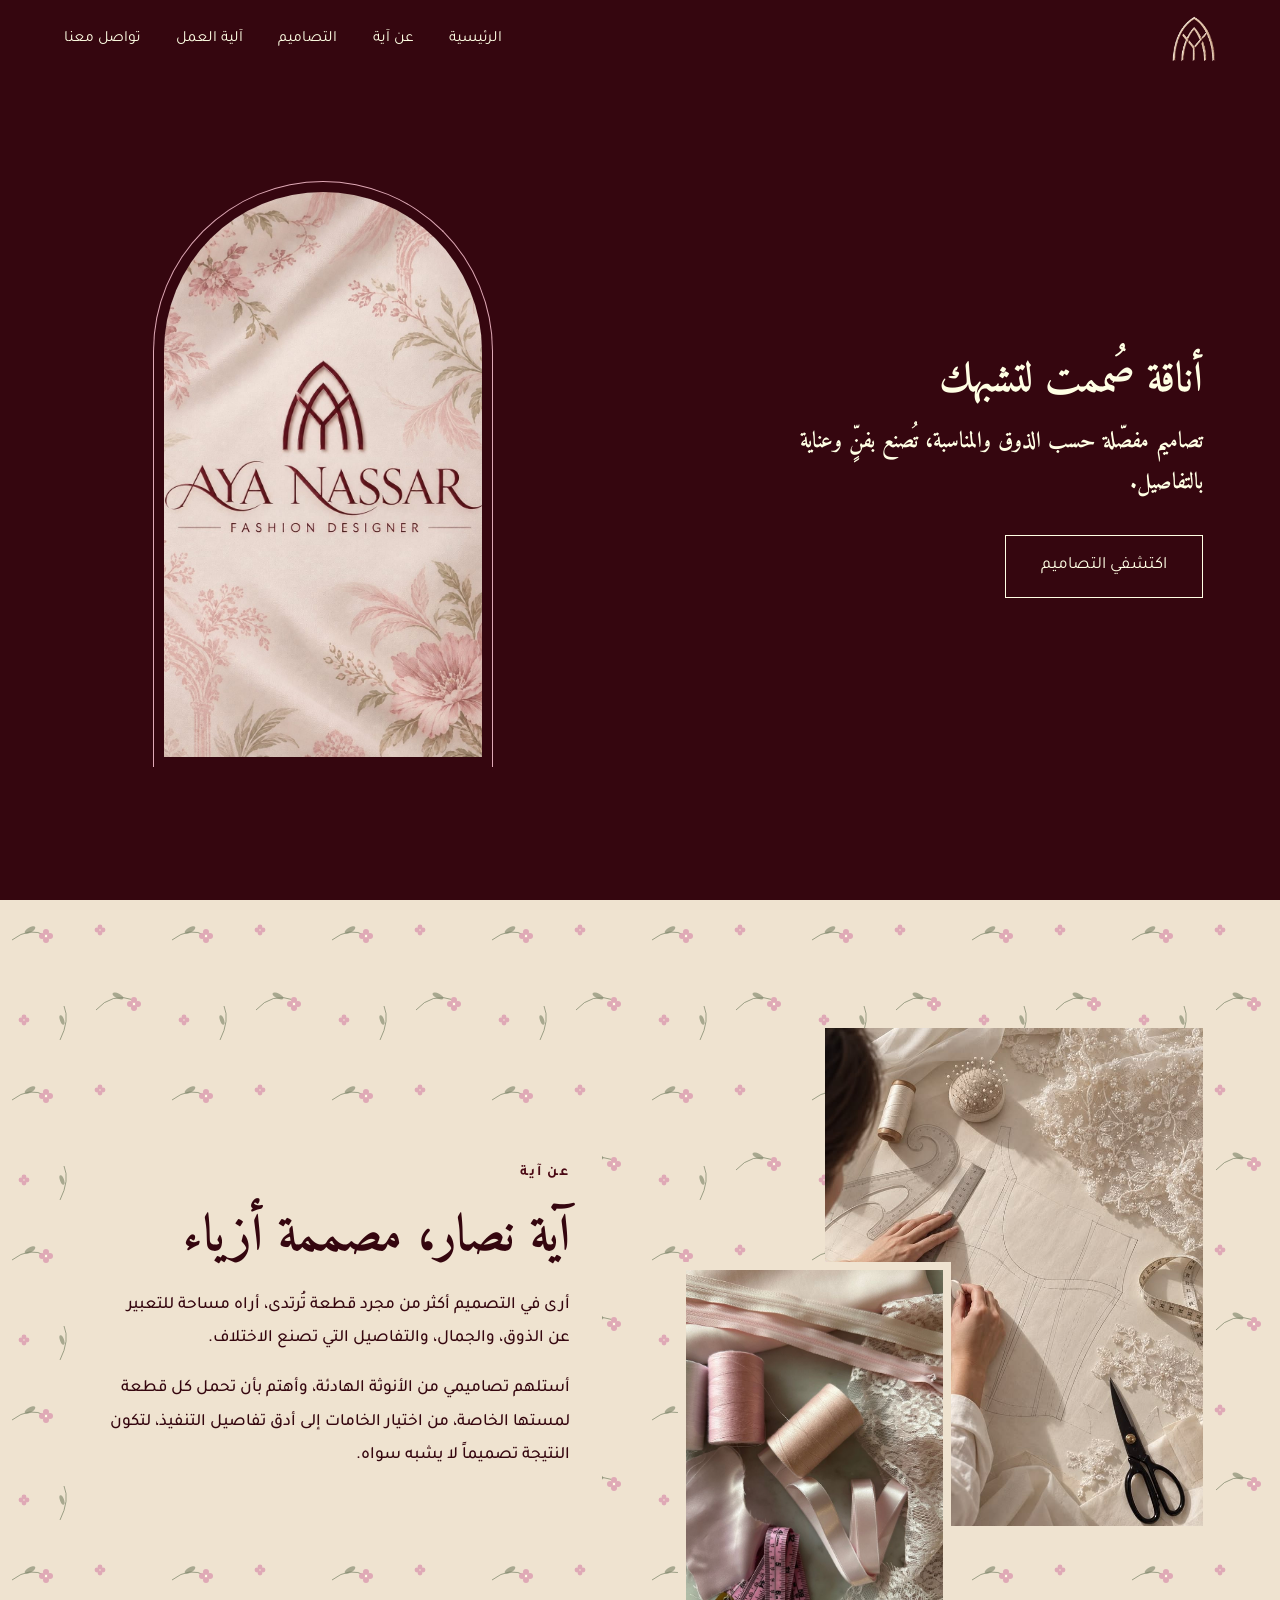
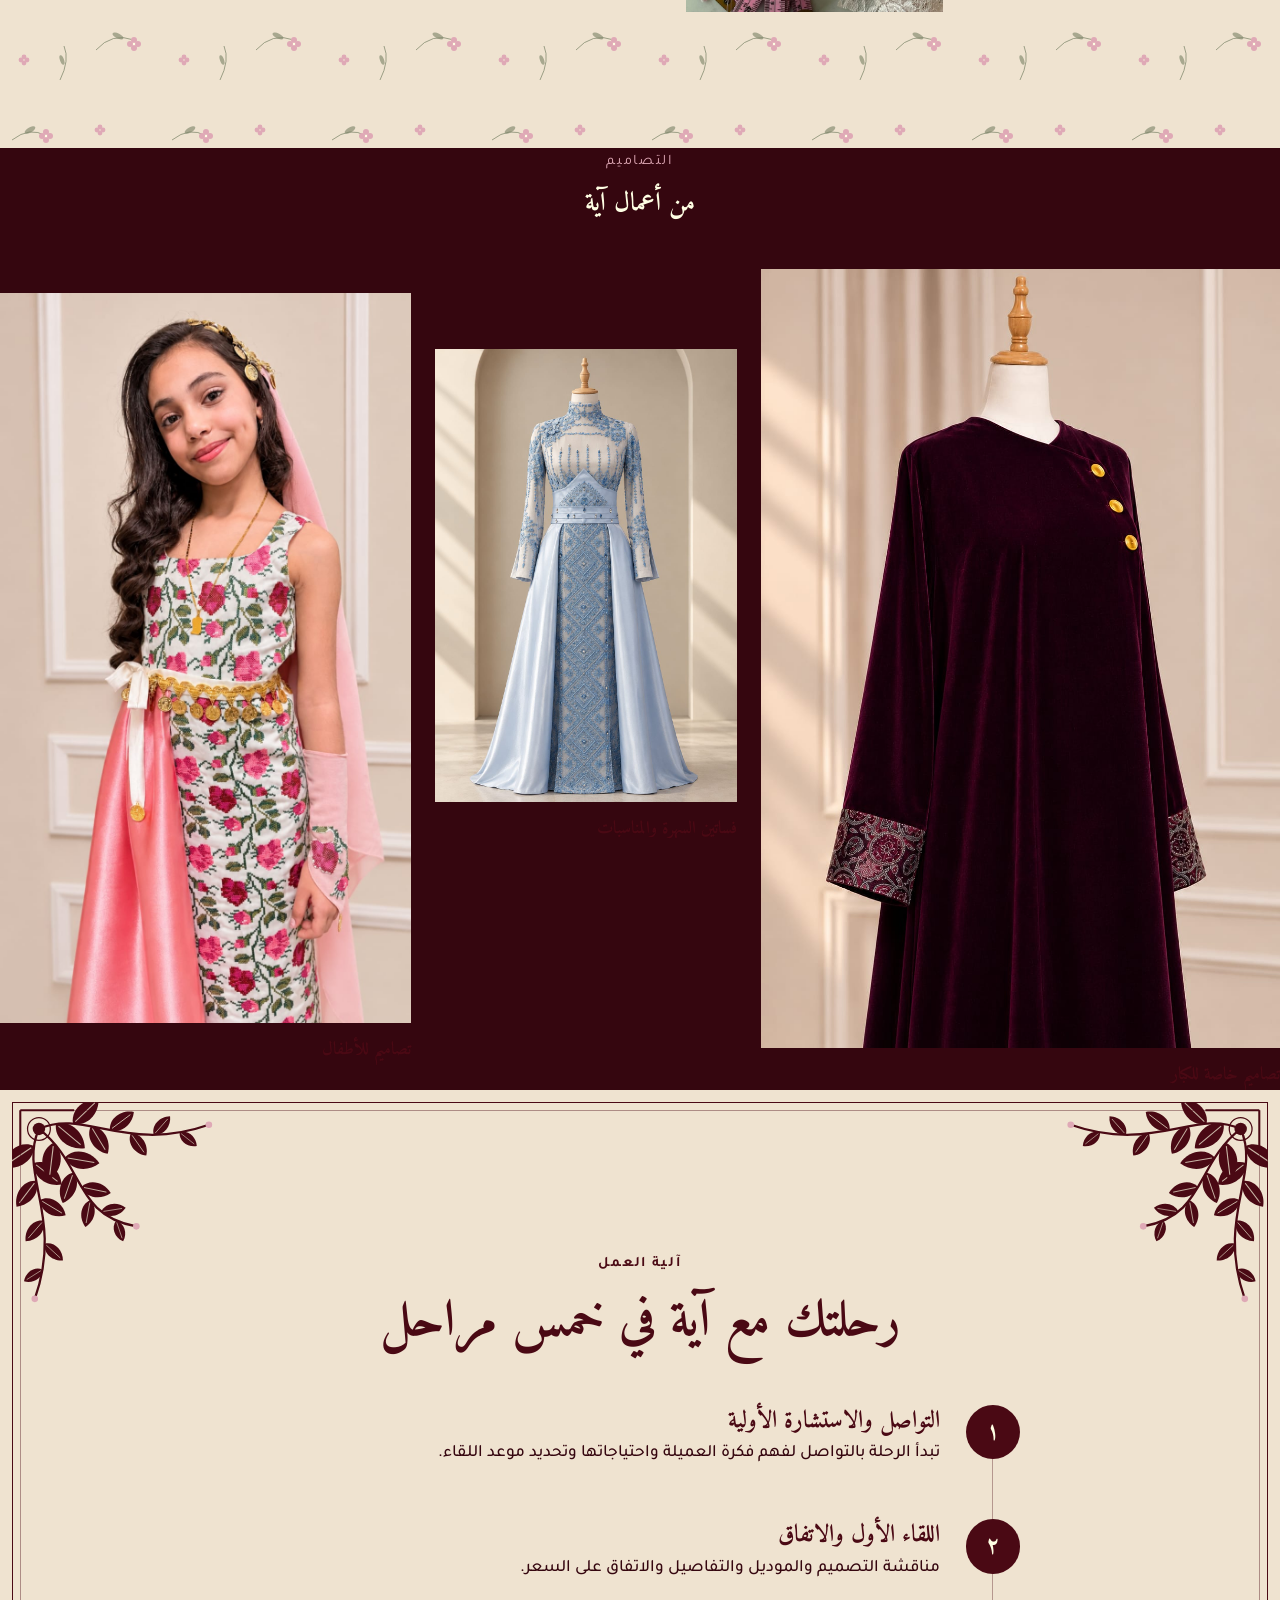
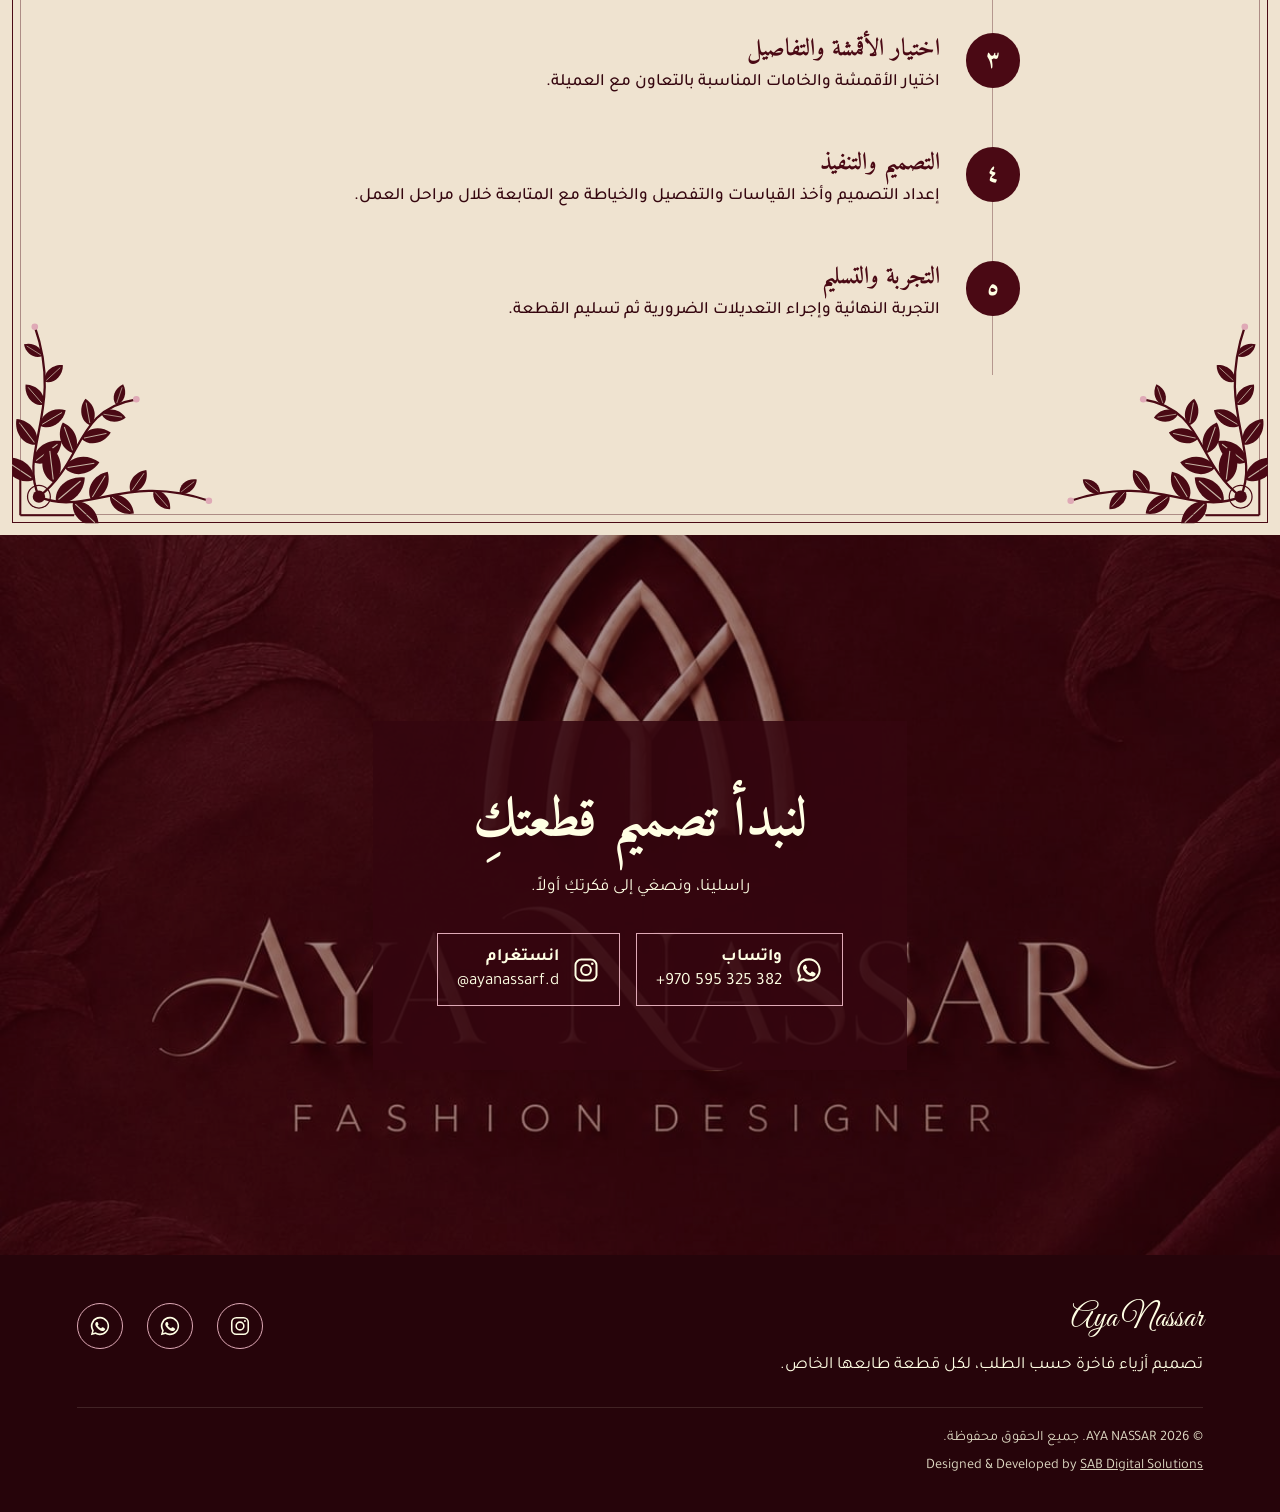
<file: index.html>
<!DOCTYPE html>
<html lang="ar" dir="rtl">
<head>
<meta charset="utf-8">
<meta name="viewport" content="width=device-width, initial-scale=1, viewport-fit=cover">
<title>AYA NASSAR | تصميم أزياء فاخرة حسب الطلب</title>
<meta name="description" content="AYA NASSAR: تصاميم أزياء فاخرة مفصّلة حسب الذوق والمناسبة. فساتين سهرة، تصاميم خاصة، أزياء الأم وابنتها، وعبايات رمضانية.">
<meta name="theme-color" content="#8B0000">
<meta property="og:title" content="AYA NASSAR | Fashion Designer">
<meta property="og:description" content="تصاميم أزياء فاخرة، كل قطعة فريدة بذوقك أنتِ.">
<meta property="og:image" content="assets/images/pic4.jpg">
<link rel="preconnect" href="https://fonts.googleapis.com">
<link rel="preconnect" href="https://fonts.gstatic.com" crossorigin>
<link href="https://fonts.googleapis.com/css2?family=Amiri:wght@400;700&family=Cormorant+Garamond:wght@500;600&family=Great+Vibes&family=Tajawal:wght@300;400;500&display=swap" rel="stylesheet">
<link rel="stylesheet" href="style.css">
</head>
<body>
<svg width="0" height="0" style="position:absolute" aria-hidden="true" focusable="false"><defs><symbol id="corner" viewBox="0 0 210 210">
<path d="M8 8H60M8 8V60" stroke="currentColor" stroke-width="2" fill="none"/>
<circle cx="26" cy="26" r="6" fill="currentColor"/><circle cx="26" cy="26" r="11" fill="none" stroke="currentColor" stroke-width="1.2"/>
<path d="M26 26 C70 6 110 50 190 22" fill="none" stroke="currentColor" stroke-width="2.2" stroke-linecap="round"/><g transform="translate(42.4 21.2) rotate(40.0) scale(1.07)"><path d="M0 0C7-11 24-11 34 0C24 11 7 11 0 0Z" fill="currentColor"/><path d="M3 0H29" stroke="#FFFFE4" stroke-width="1" opacity=".7"/></g><g transform="translate(58.9 20.9) rotate(-43.5) scale(1.00)"><path d="M0 0C7-11 24-11 34 0C24 11 7 11 0 0Z" fill="currentColor"/><path d="M3 0H29" stroke="#FFFFE4" stroke-width="1" opacity=".7"/></g><g transform="translate(76.1 23.3) rotate(58.7) scale(0.92)"><path d="M0 0C7-11 24-11 34 0C24 11 7 11 0 0Z" fill="currentColor"/><path d="M3 0H29" stroke="#FFFFE4" stroke-width="1" opacity=".7"/></g><g transform="translate(94.5 27.0) rotate(-36.9) scale(0.85)"><path d="M0 0C7-11 24-11 34 0C24 11 7 11 0 0Z" fill="currentColor"/><path d="M3 0H29" stroke="#FFFFE4" stroke-width="1" opacity=".7"/></g><g transform="translate(114.6 30.3) rotate(55.0) scale(0.77)"><path d="M0 0C7-11 24-11 34 0C24 11 7 11 0 0Z" fill="currentColor"/><path d="M3 0H29" stroke="#FFFFE4" stroke-width="1" opacity=".7"/></g><g transform="translate(136.8 31.6) rotate(-48.5) scale(0.70)"><path d="M0 0C7-11 24-11 34 0C24 11 7 11 0 0Z" fill="currentColor"/><path d="M3 0H29" stroke="#FFFFE4" stroke-width="1" opacity=".7"/></g><g transform="translate(161.8 29.4) rotate(38.3) scale(0.62)"><path d="M0 0C7-11 24-11 34 0C24 11 7 11 0 0Z" fill="currentColor"/><path d="M3 0H29" stroke="#FFFFE4" stroke-width="1" opacity=".7"/></g><circle cx="190.0" cy="22.0" r="3.2" fill="#DFA9B6"/><path d="M26 26 C6 70 50 110 22 190" fill="none" stroke="currentColor" stroke-width="2.2" stroke-linecap="round"/><g transform="translate(21.2 42.4) rotate(146.0) scale(1.07)"><path d="M0 0C7-11 24-11 34 0C24 11 7 11 0 0Z" fill="currentColor"/><path d="M3 0H29" stroke="#FFFFE4" stroke-width="1" opacity=".7"/></g><g transform="translate(20.9 58.9) rotate(37.5) scale(1.00)"><path d="M0 0C7-11 24-11 34 0C24 11 7 11 0 0Z" fill="currentColor"/><path d="M3 0H29" stroke="#FFFFE4" stroke-width="1" opacity=".7"/></g><g transform="translate(23.3 76.1) rotate(127.3) scale(0.92)"><path d="M0 0C7-11 24-11 34 0C24 11 7 11 0 0Z" fill="currentColor"/><path d="M3 0H29" stroke="#FFFFE4" stroke-width="1" opacity=".7"/></g><g transform="translate(27.0 94.5) rotate(30.9) scale(0.85)"><path d="M0 0C7-11 24-11 34 0C24 11 7 11 0 0Z" fill="currentColor"/><path d="M3 0H29" stroke="#FFFFE4" stroke-width="1" opacity=".7"/></g><g transform="translate(30.3 114.6) rotate(131.0) scale(0.77)"><path d="M0 0C7-11 24-11 34 0C24 11 7 11 0 0Z" fill="currentColor"/><path d="M3 0H29" stroke="#FFFFE4" stroke-width="1" opacity=".7"/></g><g transform="translate(31.6 136.8) rotate(42.5) scale(0.70)"><path d="M0 0C7-11 24-11 34 0C24 11 7 11 0 0Z" fill="currentColor"/><path d="M3 0H29" stroke="#FFFFE4" stroke-width="1" opacity=".7"/></g><g transform="translate(29.4 161.8) rotate(147.7) scale(0.62)"><path d="M0 0C7-11 24-11 34 0C24 11 7 11 0 0Z" fill="currentColor"/><path d="M3 0H29" stroke="#FFFFE4" stroke-width="1" opacity=".7"/></g><circle cx="22.0" cy="190.0" r="3.2" fill="#DFA9B6"/><path d="M26 26 C70 60 60 110 120 120" fill="none" stroke="currentColor" stroke-width="2.2" stroke-linecap="round"/><g transform="translate(40.2 39.4) rotate(96.9) scale(1.07)"><path d="M0 0C7-11 24-11 34 0C24 11 7 11 0 0Z" fill="currentColor"/><path d="M3 0H29" stroke="#FFFFE4" stroke-width="1" opacity=".7"/></g><g transform="translate(50.8 53.6) rotate(9.3) scale(1.00)"><path d="M0 0C7-11 24-11 34 0C24 11 7 11 0 0Z" fill="currentColor"/><path d="M3 0H29" stroke="#FFFFE4" stroke-width="1" opacity=".7"/></g><g transform="translate(59.3 68.0) rotate(109.2) scale(0.92)"><path d="M0 0C7-11 24-11 34 0C24 11 7 11 0 0Z" fill="currentColor"/><path d="M3 0H29" stroke="#FFFFE4" stroke-width="1" opacity=".7"/></g><g transform="translate(67.0 82.0) rotate(11.7) scale(0.85)"><path d="M0 0C7-11 24-11 34 0C24 11 7 11 0 0Z" fill="currentColor"/><path d="M3 0H29" stroke="#FFFFE4" stroke-width="1" opacity=".7"/></g><g transform="translate(75.5 94.8) rotate(100.2) scale(0.77)"><path d="M0 0C7-11 24-11 34 0C24 11 7 11 0 0Z" fill="currentColor"/><path d="M3 0H29" stroke="#FFFFE4" stroke-width="1" opacity=".7"/></g><g transform="translate(86.2 105.9) rotate(-9.0) scale(0.70)"><path d="M0 0C7-11 24-11 34 0C24 11 7 11 0 0Z" fill="currentColor"/><path d="M3 0H29" stroke="#FFFFE4" stroke-width="1" opacity=".7"/></g><g transform="translate(100.5 114.5) rotate(71.3) scale(0.62)"><path d="M0 0C7-11 24-11 34 0C24 11 7 11 0 0Z" fill="currentColor"/><path d="M3 0H29" stroke="#FFFFE4" stroke-width="1" opacity=".7"/></g><circle cx="120.0" cy="120.0" r="3.2" fill="#DFA9B6"/>
</symbol></defs></svg>
<a class="skip" href="#main">تخطَّي إلى المحتوى</a>

<!-- ============ A. NAVIGATION ============ -->
<header class="nav" id="nav">
  <a class="logo" href="#home" aria-label="AYA NASSAR، الرئيسية"><img src="assets/logo/monogram.png" width="309" height="326" alt="شعار AYA NASSAR"></a>
  <button class="burger" id="burger" aria-expanded="false" aria-controls="menu" aria-label="القائمة"><span></span><span></span></button>
  <nav class="menu" id="menu" aria-label="التنقل الرئيسي">
    <a href="#home">الرئيسية</a>
    <a href="#about">عن آية</a>
    <a href="#collections">التصاميم</a>
    <a href="#process">آلية العمل</a>
    <a href="#contact">تواصل معنا</a>
  </nav>
</header>

<main id="main">
<!-- ============ B. HERO ============ -->
<section class="hero" id="home">
  <div class="hero-text">
    <!-- TEMP headline: replace once final tagline is approved -->
    <p class="hero-head">أناقة صُممت لتشبهك</p>
    <p class="hero-sub">تصاميم مفصّلة حسب الذوق والمناسبة، تُصنع بفنٍّ وعناية بالتفاصيل.</p>
    <a class="btn" href="#collections">اكتشفي التصاميم</a>
  </div>
  <figure class="hero-fig">
    <div class="arch"><img src="assets/images/pic5.png" width="328" height="583" alt="أتيليه AYA: مانيكان بشريط قياس وأقمشة وخيوط وسكتشات تصاميم" fetchpriority="high"></div>
    <span class="flora f1" aria-hidden="true"></span>
  </figure>
</section>

<!-- ============ C. ABOUT ============ -->
<section class="sec light floral" id="about">
  <div class="about">
    <div class="about-imgs reveal">
      <img class="a1" src="assets/images/pic2.jpg" width="736" height="970" loading="lazy" alt="يدان ترسمان باترون فستان على القماش بالمسطرة والطباشير">
      <img class="a2" src="assets/images/pic3.jpg" width="736" height="981" loading="lazy" alt="شرائط ساتان وخيوط ودانتيل بدرجات الوردي والبيج">
    </div>
    <div class="about-text reveal">
      <p class="eyebrow">عن آية</p>
      <h2>آية نصار، مصممة أزياء</h2>
      <p>أرى في التصميم أكثر من مجرد قطعة تُرتدى، أراه مساحة للتعبير عن الذوق، والجمال، والتفاصيل التي تصنع الاختلاف.</p>
      <p>أستلهم تصاميمي من الأنوثة الهادئة، وأهتم بأن تحمل كل قطعة لمستها الخاصة، من اختيار الخامات إلى أدق تفاصيل التنفيذ، لتكون النتيجة تصميماً لا يشبه سواه.</p>
    </div>
  </div>
</section>

<header class="sec-head reveal" id="collections">
    <p class="eyebrow">التصاميم</p>
  <h2>من أعمال آية</h2>
</header>

<div class="gallery editorial-gallery">

  <figure class="g gA reveal">
    <button data-lb data-cap="عباية رمضانية من المخمل">
      <img src="assets/images/pic10.jpg"
           alt="عباية مخملية خمرية">
    </button>
    <figcaption>تصاميم خاصة للكبار</figcaption>
  </figure>

  <figure class="g gB reveal">
    <button data-lb data-cap="فستان سهرة مطرز">
      <img src="assets/images/pic6.jpg"
           alt="فستان سهرة أزرق مطرز">
    </button>
    <figcaption>فساتين السهرة والمناسبات</figcaption>
  </figure>

  <figure class="g gC reveal">
    <button data-lb data-cap="تصميم للأطفال">
      <img src="assets/images/pic9.jpg"
           alt="فستان أطفال أبيض مطرز">
    </button>
    <figcaption>تصاميم للأطفال</figcaption>
  </figure>

</div>


<!-- ============ F. PROCESS ============ -->
  <section class="sec process light floral" id="process">
      <svg class="orn tl" aria-hidden="true" focusable="false"><use href="#corner"/></svg><svg class="orn tr" aria-hidden="true" focusable="false"><use href="#corner"/></svg><svg class="orn bl" aria-hidden="true" focusable="false"><use href="#corner"/></svg><svg class="orn br" aria-hidden="true" focusable="false"><use href="#corner"/></svg>

  <header class="sec-head reveal"><p class="eyebrow">آلية العمل</p><h2>رحلتك مع آية في خمس مراحل</h2></header>
  <ol class="steps">
    <li class="reveal"><span class="num">١</span><h3>التواصل والاستشارة الأولية</h3><p>تبدأ الرحلة بالتواصل لفهم فكرة العميلة واحتياجاتها وتحديد موعد اللقاء.</p></li>
    <li class="reveal"><span class="num">٢</span><h3>اللقاء الأول والاتفاق</h3><p>مناقشة التصميم والموديل والتفاصيل والاتفاق على السعر.</p></li>
    <li class="reveal"><span class="num">٣</span><h3>اختيار الأقمشة والتفاصيل</h3><p>اختيار الأقمشة والخامات المناسبة بالتعاون مع العميلة.</p></li>
    <li class="reveal"><span class="num">٤</span><h3>التصميم والتنفيذ</h3><p>إعداد التصميم وأخذ القياسات والتفصيل والخياطة مع المتابعة خلال مراحل العمل.</p></li>
    <li class="reveal"><span class="num">٥</span><h3>التجربة والتسليم</h3><p>التجربة النهائية وإجراء التعديلات الضرورية ثم تسليم القطعة.</p></li>
  </ol>
</section>


<!-- ============ G. FINAL CTA ============ -->
<section class="cta" id="contact">
  <img class="cta-bg" src="assets/images/pic4.jpg" width="1212" height="1297" loading="lazy" alt="شعار AYA Nassar على خلفية بورغندي منقوشة">
  <div class="cta-box reveal">
    <h2>لنبدأ تصميم قطعتكِ</h2>
    <p>راسلينا، ونصغي إلى فكرتكِ أولاً.</p>
    <div class="contact-list">

<a class="contact" href="https://wa.me/970595325382?text=%D9%85%D8%B1%D8%AD%D8%A8%D8%A7%D9%8B%20%D8%A2%D9%8A%D8%A9%D8%8C%20%D9%8A%D8%B3%D8%B9%D8%AF%D9%86%D9%8A%20%D8%A7%D9%84%D8%AA%D9%88%D8%A7%D8%B5%D9%84%20%D9%85%D8%B9%D9%83%D8%8C%20%D9%88%D8%A3%D8%B1%D8%BA%D8%A8%20%D8%A8%D8%A7%D9%84%D8%A7%D8%B3%D8%AA%D9%81%D8%B3%D8%A7%D8%B1%20%D8%B9%D9%86%20%D8%AA%D8%B5%D8%A7%D9%85%D9%8A%D9%85%D9%83."
   target="_blank" rel="noopener"
   aria-label="واتساب: 970595325382">
  <svg viewBox="0 0 24 24" aria-hidden="true">
    <path fill="currentColor" d="M12 2a10 10 0 0 0-8.6 15.1L2 22l5-1.3A10 10 0 1 0 12 2zm0 18.2c-1.5 0-3-.4-4.2-1.200l-.3-.2-3 .8.8-2.9-.2-.3A8.200 8.200 0 1 1 12 20.200zm4.500-6.100c-.2-.1-1.500-.7-1.700-.8s-.4-.1-.6.100-.6.800-.8 1-.3.200-.5.100a6.700 6.700 0 0 1-3.300-2.900c-.2-.4.200-.4.700-1.300.1-.2 0-.3 0-.4l-.8-1.900c-.2-.5-.4-.4-.6-.4h-.5a1 1 0 0 0-.7.300 3 3 0 0 0-.9 2.200 5.200 5.200 0 0 0 1.100 2.700 11.800 11.800 0 0 0 4.500 4c1.700.7 2.300.8 3.200.7a2.700 2.700 0 0 0 1.800-1.300 2.200 2.200 0 0 0 .2-1.300c-.1-.1-.3-.2-.5-.3z"/>
  </svg>
  <span>
    <b>واتساب</b>
    <bdi dir="ltr">+970 595 325 382</bdi>
  </span>
</a>
      <a class="contact" href="https://www.instagram.com/ayanassarf.d?rpxt=MWltYjZqZWUzdHp2dA==" target="_blank" rel="noopener" aria-label="انستغرام AYA NASSAR"><svg viewBox="0 0 24 24" aria-hidden="true"><rect x="3" y="3" width="18" height="18" rx="5" fill="none" stroke="currentColor" stroke-width="1.7"/><circle cx="12" cy="12" r="4.200" fill="none" stroke="currentColor" stroke-width="1.7"/><circle cx="17.400" cy="6.600" r="1.100" fill="currentColor"/></svg><span><b>انستغرام</b><bdi dir="ltr">@ayanassarf.d</bdi></span></a>
    </div>
  </div>
</section>
</main>

<!-- ============ H. FOOTER ============ -->
<footer class="foot">
  <div><a class="wordmark" href="#home">Aya Nassar</a><p>تصميم أزياء فاخرة حسب الطلب، لكل قطعة طابعها الخاص.</p></div>
  <div class="links">
    <a class="icon-link" href="https://www.instagram.com/ayanassarf.d?rpxt=MWltYjZqZWUzdHp2dA==" target="_blank" rel="noopener" aria-label="انستغرام"><svg viewBox="0 0 24 24" aria-hidden="true"><rect x="3" y="3" width="18" height="18" rx="5" fill="none" stroke="currentColor" stroke-width="1.7"/><circle cx="12" cy="12" r="4.200" fill="none" stroke="currentColor" stroke-width="1.7"/><circle cx="17.400" cy="6.600" r="1.100" fill="currentColor"/></svg></a>
    <a class="icon-link" href="https://wa.me/970595325382" target="_blank" rel="noopener" aria-label="واتساب"><svg viewBox="0 0 24 24" aria-hidden="true"><path fill="currentColor" d="M12 2a10 10 0 0 0-8.6 15.1L2 22l5-1.3A10 10 0 1 0 12 2zm0 18.2c-1.5 0-3-.4-4.2-1.200l-.3-.2-3 .8.8-2.9-.2-.3A8.200 8.200 0 1 1 12 20.200zm4.500-6.100c-.2-.1-1.500-.7-1.700-.8s-.4-.1-.6.100-.6.800-.8 1-.3.200-.5.100a6.700 6.700 0 0 1-3.300-2.900c-.2-.4.200-.4.700-1.300.1-.2 0-.3 0-.4l-.8-1.900c-.2-.5-.4-.4-.6-.4h-.5a1 1 0 0 0-.7.300 3 3 0 0 0-.9 2.200 5.200 5.200 0 0 0 1.100 2.700 11.800 11.800 0 0 0 4.500 4c1.700.7 2.300.8 3.200.7a2.700 2.700 0 0 0 1.800-1.300 2.200 2.200 0 0 0 .2-1.300c-.1-.1-.3-.2-.5-.3z"/></svg></a>

    
<a class="icon-link" href="https://wa.me/970595325382?text=%D9%85%D8%B1%D8%AD%D8%A8%D8%A7%D9%8B%20%D8%A2%D9%8A%D8%A9%D8%8C%20%D9%8A%D8%B3%D8%B9%D8%AF%D9%86%D9%8A%20%D8%A7%D9%84%D8%AA%D9%88%D8%A7%D8%B5%D9%84%20%D9%85%D8%B9%D9%83%D8%8C%20%D9%88%D8%A3%D8%B1%D8%BA%D8%A8%20%D8%A8%D8%A7%D9%84%D8%A7%D8%B3%D8%AA%D9%81%D8%B3%D8%A7%D8%B1%20%D8%B9%D9%86%20%D8%AA%D8%B5%D8%A7%D9%85%D9%8A%D9%85%D9%83."
   target="_blank" rel="noopener" aria-label="واتساب">
  <svg viewBox="0 0 24 24" aria-hidden="true">
    <path fill="currentColor" d="M12 2a10 10 0 0 0-8.6 15.1L2 22l5-1.3A10 10 0 1 0 12 2zm0 18.2c-1.5 0-3-.4-4.2-1.200l-.3-.2-3 .8.8-2.9-.2-.3A8.200 8.200 0 1 1 12 20.200zm4.500-6.100c-.2-.1-1.500-.7-1.700-.8s-.4-.1-.6.100-.6.800-.8 1-.3.200-.5.100a6.700 6.700 0 0 1-3.300-2.900c-.2-.4.200-.4.700-1.300.1-.2 0-.3 0-.4l-.8-1.900c-.2-.5-.4-.4-.6-.4h-.5a1 1 0 0 0-.7.300 3 3 0 0 0-.9 2.200 5.200 5.200 0 0 0 1.100 2.700 11.800 11.800 0 0 0 4.500 4c1.700.7 2.300.8 3.200.7a2.700 2.700 0 0 0 1.800-1.300 2.200 2.200 0 0 0 .2-1.300c-.1-.1-.3-.2-.5-.3z"/>
  </svg>
</a>
  </div>
  <small>
  © <span id="yr">2026</span> AYA NASSAR. جميع الحقوق محفوظة.<br>
  Designed & Developed by
  <a href="https://sab-digital-solutions.github.io/SAB-Portfolio/"
     target="_blank"
     rel="noopener noreferrer"
     style="text-decoration: underline;">
    SAB Digital Solutions
  </a>
</small>

</footer>

<!-- Lightbox -->
<div class="lb" id="lb" role="dialog" aria-modal="true" aria-label="عرض الصورة" hidden>
  <button class="lb-x" aria-label="إغلاق">✕</button>
  <button class="lb-n" data-d="1" aria-label="التالي">‹</button>
  <figure><img alt=""><figcaption></figcaption></figure>
  <button class="lb-p" data-d="-1" aria-label="السابق">›</button>
</div>
<script src="script.js"></script>
</body>
</html>
</file>
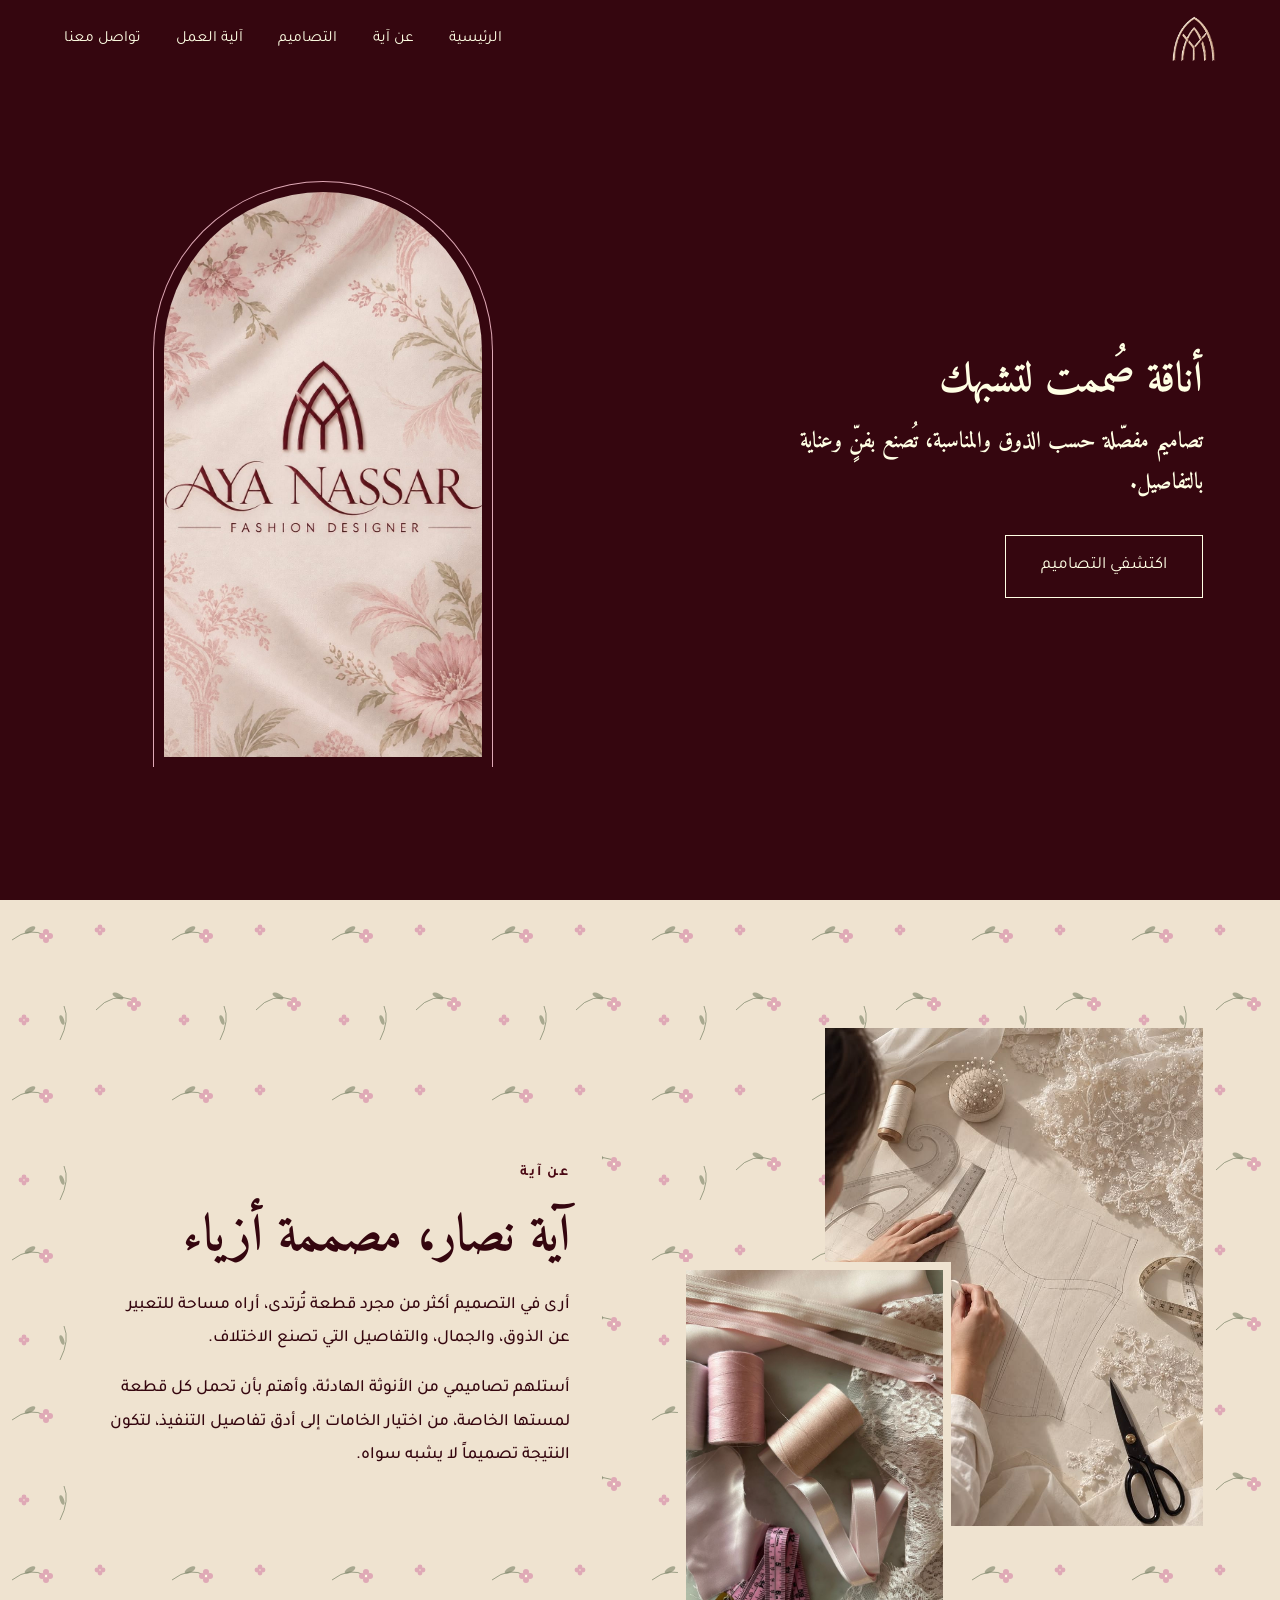
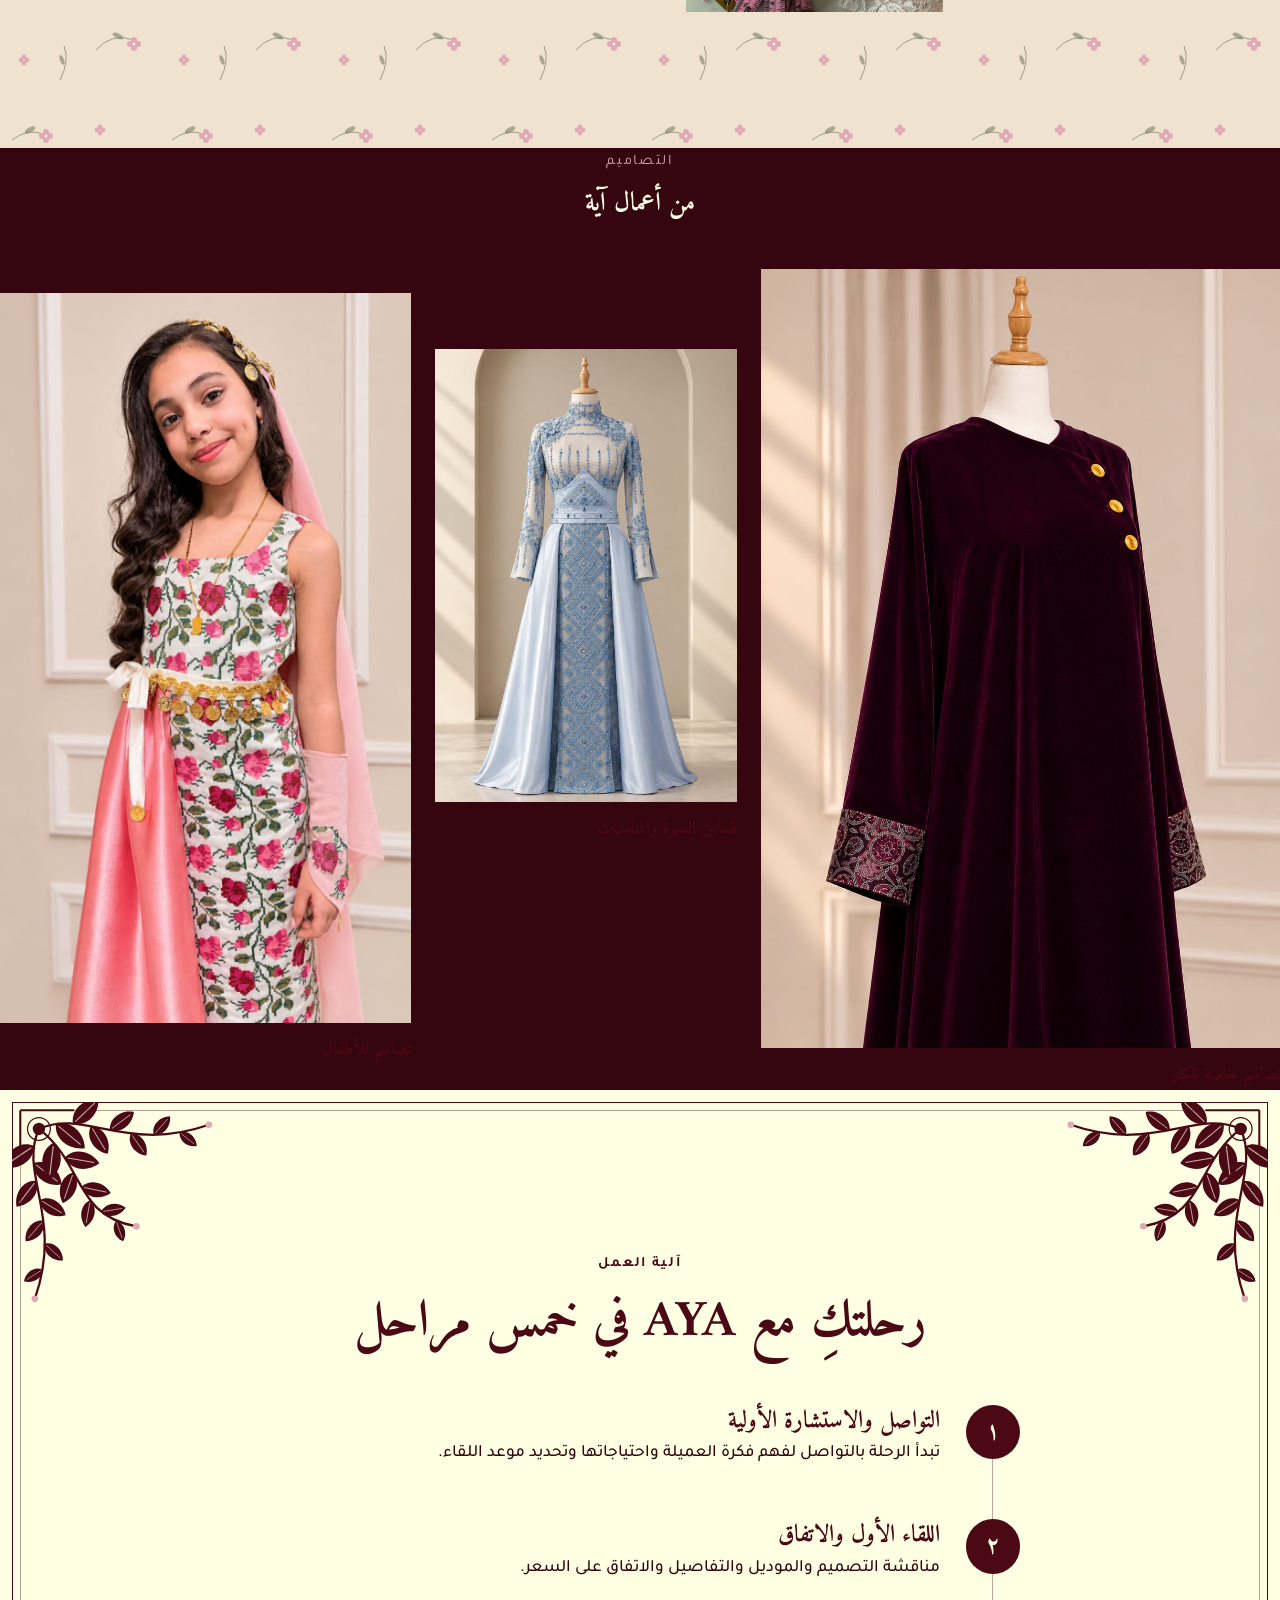
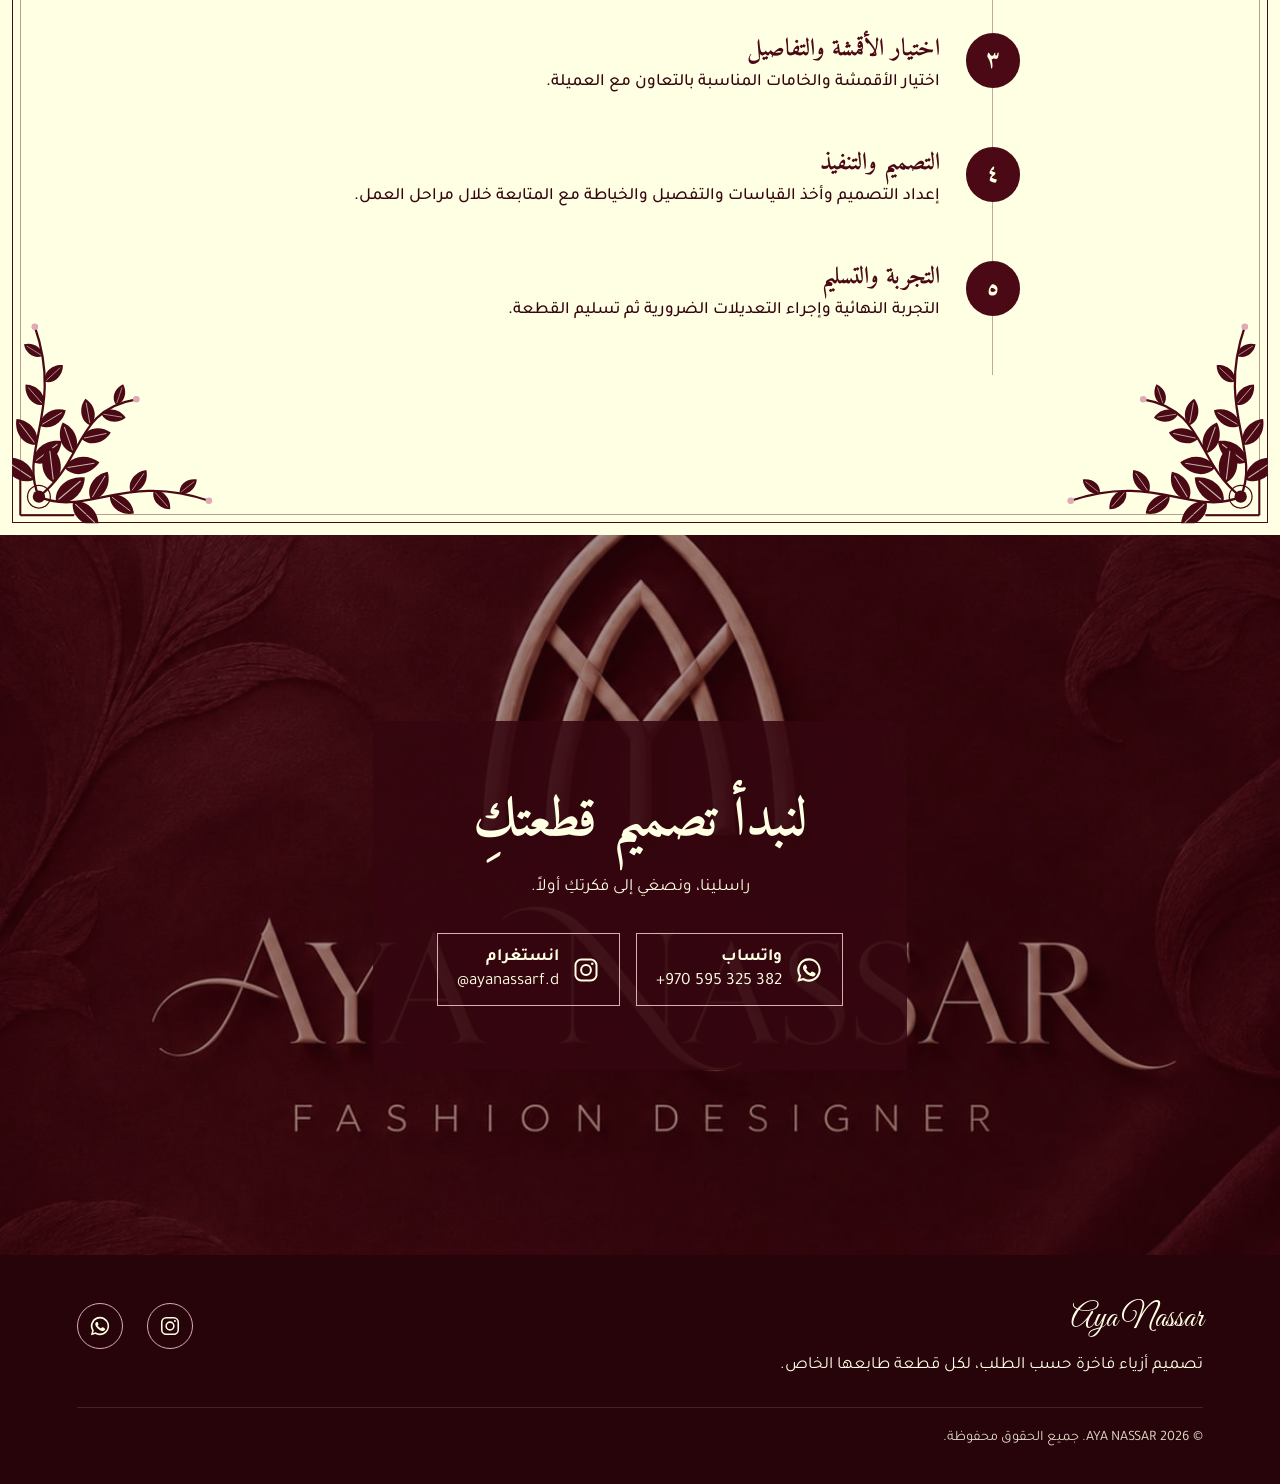
<file: aya-site/index.html>
<!DOCTYPE html>
<html lang="ar" dir="rtl">
<head>
<meta charset="utf-8">
<meta name="viewport" content="width=device-width, initial-scale=1, viewport-fit=cover">
<title>AYA NASSAR | تصميم أزياء فاخرة حسب الطلب</title>
<meta name="description" content="AYA NASSAR: تصاميم أزياء فاخرة مفصّلة حسب الذوق والمناسبة. فساتين سهرة، تصاميم خاصة، أزياء الأم وابنتها، وعبايات رمضانية.">
<meta name="theme-color" content="#8B0000">
<meta property="og:title" content="AYA NASSAR | Fashion Designer">
<meta property="og:description" content="تصاميم أزياء فاخرة، كل قطعة فريدة بذوقك أنتِ.">
<meta property="og:image" content="assets/images/pic4.jpg">
<link rel="preconnect" href="https://fonts.googleapis.com">
<link rel="preconnect" href="https://fonts.gstatic.com" crossorigin>
<link href="https://fonts.googleapis.com/css2?family=Amiri:wght@400;700&family=Cormorant+Garamond:wght@500;600&family=Great+Vibes&family=Tajawal:wght@300;400;500&display=swap" rel="stylesheet">
<link rel="stylesheet" href="style.css">
</head>
<body>
<svg width="0" height="0" style="position:absolute" aria-hidden="true" focusable="false"><defs><symbol id="corner" viewBox="0 0 210 210">
<path d="M8 8H60M8 8V60" stroke="currentColor" stroke-width="2" fill="none"/>
<circle cx="26" cy="26" r="6" fill="currentColor"/><circle cx="26" cy="26" r="11" fill="none" stroke="currentColor" stroke-width="1.2"/>
<path d="M26 26 C70 6 110 50 190 22" fill="none" stroke="currentColor" stroke-width="2.2" stroke-linecap="round"/><g transform="translate(42.4 21.2) rotate(40.0) scale(1.07)"><path d="M0 0C7-11 24-11 34 0C24 11 7 11 0 0Z" fill="currentColor"/><path d="M3 0H29" stroke="#FFFFE4" stroke-width="1" opacity=".7"/></g><g transform="translate(58.9 20.9) rotate(-43.5) scale(1.00)"><path d="M0 0C7-11 24-11 34 0C24 11 7 11 0 0Z" fill="currentColor"/><path d="M3 0H29" stroke="#FFFFE4" stroke-width="1" opacity=".7"/></g><g transform="translate(76.1 23.3) rotate(58.7) scale(0.92)"><path d="M0 0C7-11 24-11 34 0C24 11 7 11 0 0Z" fill="currentColor"/><path d="M3 0H29" stroke="#FFFFE4" stroke-width="1" opacity=".7"/></g><g transform="translate(94.5 27.0) rotate(-36.9) scale(0.85)"><path d="M0 0C7-11 24-11 34 0C24 11 7 11 0 0Z" fill="currentColor"/><path d="M3 0H29" stroke="#FFFFE4" stroke-width="1" opacity=".7"/></g><g transform="translate(114.6 30.3) rotate(55.0) scale(0.77)"><path d="M0 0C7-11 24-11 34 0C24 11 7 11 0 0Z" fill="currentColor"/><path d="M3 0H29" stroke="#FFFFE4" stroke-width="1" opacity=".7"/></g><g transform="translate(136.8 31.6) rotate(-48.5) scale(0.70)"><path d="M0 0C7-11 24-11 34 0C24 11 7 11 0 0Z" fill="currentColor"/><path d="M3 0H29" stroke="#FFFFE4" stroke-width="1" opacity=".7"/></g><g transform="translate(161.8 29.4) rotate(38.3) scale(0.62)"><path d="M0 0C7-11 24-11 34 0C24 11 7 11 0 0Z" fill="currentColor"/><path d="M3 0H29" stroke="#FFFFE4" stroke-width="1" opacity=".7"/></g><circle cx="190.0" cy="22.0" r="3.2" fill="#DFA9B6"/><path d="M26 26 C6 70 50 110 22 190" fill="none" stroke="currentColor" stroke-width="2.2" stroke-linecap="round"/><g transform="translate(21.2 42.4) rotate(146.0) scale(1.07)"><path d="M0 0C7-11 24-11 34 0C24 11 7 11 0 0Z" fill="currentColor"/><path d="M3 0H29" stroke="#FFFFE4" stroke-width="1" opacity=".7"/></g><g transform="translate(20.9 58.9) rotate(37.5) scale(1.00)"><path d="M0 0C7-11 24-11 34 0C24 11 7 11 0 0Z" fill="currentColor"/><path d="M3 0H29" stroke="#FFFFE4" stroke-width="1" opacity=".7"/></g><g transform="translate(23.3 76.1) rotate(127.3) scale(0.92)"><path d="M0 0C7-11 24-11 34 0C24 11 7 11 0 0Z" fill="currentColor"/><path d="M3 0H29" stroke="#FFFFE4" stroke-width="1" opacity=".7"/></g><g transform="translate(27.0 94.5) rotate(30.9) scale(0.85)"><path d="M0 0C7-11 24-11 34 0C24 11 7 11 0 0Z" fill="currentColor"/><path d="M3 0H29" stroke="#FFFFE4" stroke-width="1" opacity=".7"/></g><g transform="translate(30.3 114.6) rotate(131.0) scale(0.77)"><path d="M0 0C7-11 24-11 34 0C24 11 7 11 0 0Z" fill="currentColor"/><path d="M3 0H29" stroke="#FFFFE4" stroke-width="1" opacity=".7"/></g><g transform="translate(31.6 136.8) rotate(42.5) scale(0.70)"><path d="M0 0C7-11 24-11 34 0C24 11 7 11 0 0Z" fill="currentColor"/><path d="M3 0H29" stroke="#FFFFE4" stroke-width="1" opacity=".7"/></g><g transform="translate(29.4 161.8) rotate(147.7) scale(0.62)"><path d="M0 0C7-11 24-11 34 0C24 11 7 11 0 0Z" fill="currentColor"/><path d="M3 0H29" stroke="#FFFFE4" stroke-width="1" opacity=".7"/></g><circle cx="22.0" cy="190.0" r="3.2" fill="#DFA9B6"/><path d="M26 26 C70 60 60 110 120 120" fill="none" stroke="currentColor" stroke-width="2.2" stroke-linecap="round"/><g transform="translate(40.2 39.4) rotate(96.9) scale(1.07)"><path d="M0 0C7-11 24-11 34 0C24 11 7 11 0 0Z" fill="currentColor"/><path d="M3 0H29" stroke="#FFFFE4" stroke-width="1" opacity=".7"/></g><g transform="translate(50.8 53.6) rotate(9.3) scale(1.00)"><path d="M0 0C7-11 24-11 34 0C24 11 7 11 0 0Z" fill="currentColor"/><path d="M3 0H29" stroke="#FFFFE4" stroke-width="1" opacity=".7"/></g><g transform="translate(59.3 68.0) rotate(109.2) scale(0.92)"><path d="M0 0C7-11 24-11 34 0C24 11 7 11 0 0Z" fill="currentColor"/><path d="M3 0H29" stroke="#FFFFE4" stroke-width="1" opacity=".7"/></g><g transform="translate(67.0 82.0) rotate(11.7) scale(0.85)"><path d="M0 0C7-11 24-11 34 0C24 11 7 11 0 0Z" fill="currentColor"/><path d="M3 0H29" stroke="#FFFFE4" stroke-width="1" opacity=".7"/></g><g transform="translate(75.5 94.8) rotate(100.2) scale(0.77)"><path d="M0 0C7-11 24-11 34 0C24 11 7 11 0 0Z" fill="currentColor"/><path d="M3 0H29" stroke="#FFFFE4" stroke-width="1" opacity=".7"/></g><g transform="translate(86.2 105.9) rotate(-9.0) scale(0.70)"><path d="M0 0C7-11 24-11 34 0C24 11 7 11 0 0Z" fill="currentColor"/><path d="M3 0H29" stroke="#FFFFE4" stroke-width="1" opacity=".7"/></g><g transform="translate(100.5 114.5) rotate(71.3) scale(0.62)"><path d="M0 0C7-11 24-11 34 0C24 11 7 11 0 0Z" fill="currentColor"/><path d="M3 0H29" stroke="#FFFFE4" stroke-width="1" opacity=".7"/></g><circle cx="120.0" cy="120.0" r="3.2" fill="#DFA9B6"/>
</symbol></defs></svg>
<a class="skip" href="#main">تخطَّي إلى المحتوى</a>

<!-- ============ A. NAVIGATION ============ -->
<header class="nav" id="nav">
  <a class="logo" href="#home" aria-label="AYA NASSAR، الرئيسية"><img src="assets/logo/monogram.png" width="309" height="326" alt="شعار AYA NASSAR"></a>
  <button class="burger" id="burger" aria-expanded="false" aria-controls="menu" aria-label="القائمة"><span></span><span></span></button>
  <nav class="menu" id="menu" aria-label="التنقل الرئيسي">
    <a href="#home">الرئيسية</a>
    <a href="#about">عن آية</a>
    <a href="#collections">التصاميم</a>
    <a href="#process">آلية العمل</a>
    <a href="#contact">تواصل معنا</a>
  </nav>
</header>

<main id="main">
<!-- ============ B. HERO ============ -->
<section class="hero" id="home">
  <div class="hero-text">
    <!-- TEMP headline: replace once final tagline is approved -->
    <p class="hero-head">أناقة صُممت لتشبهك</p>
    <p class="hero-sub">تصاميم مفصّلة حسب الذوق والمناسبة، تُصنع بفنٍّ وعناية بالتفاصيل.</p>
    <a class="btn" href="#collections">اكتشفي التصاميم</a>
  </div>
  <figure class="hero-fig">
    <div class="arch"><img src="assets/images/pic5.png" width="328" height="583" alt="أتيليه AYA: مانيكان بشريط قياس وأقمشة وخيوط وسكتشات تصاميم" fetchpriority="high"></div>
    <span class="flora f1" aria-hidden="true"></span>
  </figure>
</section>

<!-- ============ C. ABOUT ============ -->
<section class="sec light floral" id="about">
  <div class="about">
    <div class="about-imgs reveal">
      <img class="a1" src="assets/images/pic2.jpg" width="736" height="970" loading="lazy" alt="يدان ترسمان باترون فستان على القماش بالمسطرة والطباشير">
      <img class="a2" src="assets/images/pic3.jpg" width="736" height="981" loading="lazy" alt="شرائط ساتان وخيوط ودانتيل بدرجات الوردي والبيج">
    </div>
    <div class="about-text reveal">
      <p class="eyebrow">عن آية</p>
      <h2>آية نصار، مصممة أزياء</h2>
      <p>أرى في التصميم أكثر من مجرد قطعة تُرتدى، أراه مساحة للتعبير عن الذوق، والجمال، والتفاصيل التي تصنع الاختلاف.</p>
      <p>أستلهم تصاميمي من الأنوثة الهادئة، وأهتم بأن تحمل كل قطعة لمستها الخاصة، من اختيار الخامات إلى أدق تفاصيل التنفيذ، لتكون النتيجة تصميماً لا يشبه سواه.</p>
    </div>
  </div>
</section>

<header class="sec-head reveal">
  <p class="eyebrow">التصاميم</p>
  <h2>من أعمال آية</h2>
</header>

<div class="gallery editorial-gallery">

  <figure class="g gA reveal">
    <button data-lb data-cap="عباية رمضانية من المخمل">
      <img src="assets/images/pic10.jpg"
           alt="عباية مخملية خمرية">
    </button>
    <figcaption>تصاميم خاصة للكبار</figcaption>
  </figure>

  <figure class="g gB reveal">
    <button data-lb data-cap="فستان سهرة مطرز">
      <img src="assets/images/pic6.jpg"
           alt="فستان سهرة أزرق مطرز">
    </button>
    <figcaption>فساتين السهرة والمناسبات</figcaption>
  </figure>

  <figure class="g gC reveal">
    <button data-lb data-cap="تصميم للأطفال">
      <img src="assets/images/pic9.jpg"
           alt="فستان أطفال أبيض مطرز">
    </button>
    <figcaption>تصاميم للأطفال</figcaption>
  </figure>

</div>


<!-- ============ F. PROCESS ============ -->
<section class="sec process" id="process">
  <svg class="orn tl" aria-hidden="true" focusable="false"><use href="#corner"/></svg><svg class="orn tr" aria-hidden="true" focusable="false"><use href="#corner"/></svg><svg class="orn bl" aria-hidden="true" focusable="false"><use href="#corner"/></svg><svg class="orn br" aria-hidden="true" focusable="false"><use href="#corner"/></svg>
  <header class="sec-head reveal"><p class="eyebrow">آلية العمل</p><h2>رحلتكِ مع AYA في خمس مراحل</h2></header>
  <ol class="steps">
    <li class="reveal"><span class="num">١</span><h3>التواصل والاستشارة الأولية</h3><p>تبدأ الرحلة بالتواصل لفهم فكرة العميلة واحتياجاتها وتحديد موعد اللقاء.</p></li>
    <li class="reveal"><span class="num">٢</span><h3>اللقاء الأول والاتفاق</h3><p>مناقشة التصميم والموديل والتفاصيل والاتفاق على السعر.</p></li>
    <li class="reveal"><span class="num">٣</span><h3>اختيار الأقمشة والتفاصيل</h3><p>اختيار الأقمشة والخامات المناسبة بالتعاون مع العميلة.</p></li>
    <li class="reveal"><span class="num">٤</span><h3>التصميم والتنفيذ</h3><p>إعداد التصميم وأخذ القياسات والتفصيل والخياطة مع المتابعة خلال مراحل العمل.</p></li>
    <li class="reveal"><span class="num">٥</span><h3>التجربة والتسليم</h3><p>التجربة النهائية وإجراء التعديلات الضرورية ثم تسليم القطعة.</p></li>
  </ol>
</section>

<!-- ============ G. FINAL CTA ============ -->
<section class="cta" id="contact">
  <img class="cta-bg" src="assets/images/pic4.jpg" width="1212" height="1297" loading="lazy" alt="شعار AYA Nassar على خلفية بورغندي منقوشة">
  <div class="cta-box reveal">
    <h2>لنبدأ تصميم قطعتكِ</h2>
    <p>راسلينا، ونصغي إلى فكرتكِ أولاً.</p>
    <div class="contact-list">
      <a class="contact" href="https://wa.me/970595325382" target="_blank" rel="noopener" aria-label="واتساب: 970595325382+"><svg viewBox="0 0 24 24" aria-hidden="true"><path fill="currentColor" d="M12 2a10 10 0 0 0-8.6 15.1L2 22l5-1.3A10 10 0 1 0 12 2zm0 18.2c-1.5 0-3-.4-4.2-1.200l-.3-.2-3 .8.8-2.9-.2-.3A8.200 8.200 0 1 1 12 20.200zm4.500-6.100c-.2-.1-1.500-.7-1.700-.8s-.4-.1-.6.100-.6.800-.8 1-.3.200-.5.100a6.700 6.700 0 0 1-3.300-2.900c-.2-.4.200-.4.700-1.300.1-.2 0-.3 0-.4l-.8-1.900c-.2-.5-.4-.4-.6-.4h-.5a1 1 0 0 0-.7.300 3 3 0 0 0-.9 2.200 5.200 5.200 0 0 0 1.100 2.700 11.800 11.800 0 0 0 4.500 4c1.700.7 2.300.8 3.200.7a2.700 2.700 0 0 0 1.800-1.300 2.200 2.200 0 0 0 .2-1.300c-.1-.1-.3-.2-.5-.3z"/></svg><span><b>واتساب</b><bdi dir="ltr">+970 595 325 382</bdi></span></a>
      <a class="contact" href="https://www.instagram.com/ayanassarf.d?rpxt=MWltYjZqZWUzdHp2dA==" target="_blank" rel="noopener" aria-label="انستغرام AYA NASSAR"><svg viewBox="0 0 24 24" aria-hidden="true"><rect x="3" y="3" width="18" height="18" rx="5" fill="none" stroke="currentColor" stroke-width="1.7"/><circle cx="12" cy="12" r="4.200" fill="none" stroke="currentColor" stroke-width="1.7"/><circle cx="17.400" cy="6.600" r="1.100" fill="currentColor"/></svg><span><b>انستغرام</b><bdi dir="ltr">@ayanassarf.d</bdi></span></a>
    </div>
  </div>
</section>
</main>

<!-- ============ H. FOOTER ============ -->
<footer class="foot">
  <div><a class="wordmark" href="#home">Aya Nassar</a><p>تصميم أزياء فاخرة حسب الطلب، لكل قطعة طابعها الخاص.</p></div>
  <div class="links">
    <a class="icon-link" href="https://www.instagram.com/ayanassarf.d?rpxt=MWltYjZqZWUzdHp2dA==" target="_blank" rel="noopener" aria-label="انستغرام"><svg viewBox="0 0 24 24" aria-hidden="true"><rect x="3" y="3" width="18" height="18" rx="5" fill="none" stroke="currentColor" stroke-width="1.7"/><circle cx="12" cy="12" r="4.200" fill="none" stroke="currentColor" stroke-width="1.7"/><circle cx="17.400" cy="6.600" r="1.100" fill="currentColor"/></svg></a>
    <a class="icon-link" href="https://wa.me/970595325382" target="_blank" rel="noopener" aria-label="واتساب"><svg viewBox="0 0 24 24" aria-hidden="true"><path fill="currentColor" d="M12 2a10 10 0 0 0-8.6 15.1L2 22l5-1.3A10 10 0 1 0 12 2zm0 18.2c-1.5 0-3-.4-4.2-1.200l-.3-.2-3 .8.8-2.9-.2-.3A8.200 8.200 0 1 1 12 20.200zm4.500-6.100c-.2-.1-1.500-.7-1.700-.8s-.4-.1-.6.100-.6.800-.8 1-.3.200-.5.100a6.700 6.700 0 0 1-3.300-2.900c-.2-.4.200-.4.700-1.300.1-.2 0-.3 0-.4l-.8-1.900c-.2-.5-.4-.4-.6-.4h-.5a1 1 0 0 0-.7.300 3 3 0 0 0-.9 2.200 5.200 5.200 0 0 0 1.100 2.700 11.800 11.800 0 0 0 4.500 4c1.700.7 2.300.8 3.200.7a2.700 2.700 0 0 0 1.800-1.300 2.200 2.200 0 0 0 .2-1.300c-.1-.1-.3-.2-.5-.3z"/></svg></a>
  </div>
  <small>© <span id="yr">2026</span> AYA NASSAR. جميع الحقوق محفوظة.</small>
</footer>

<!-- Lightbox -->
<div class="lb" id="lb" role="dialog" aria-modal="true" aria-label="عرض الصورة" hidden>
  <button class="lb-x" aria-label="إغلاق">✕</button>
  <button class="lb-n" data-d="1" aria-label="التالي">‹</button>
  <figure><img alt=""><figcaption></figcaption></figure>
  <button class="lb-p" data-d="-1" aria-label="السابق">›</button>
</div>
<script src="script.js"></script>
</body>
</html>
</file>
<file: style.css>
/* ===== AYA NASSAR — style.css ===== */
:root{
  --burg:#4a0914;          /* Deep Burgundy */
  --burg-deep:#35060f;     /* Darkest burgundy (page base) */
  --ink:#35060f;           /* text on light sections */
  --cream:#FFFFE4;         /* Warm Off-White */
  --beige:#EFE3D0;         /* Soft Beige */
  --pink:#DFA9B6;          /* Dusty Baby Pink */
  --olive:#778064; --olive-text:#4d5638;         /* Soft Olive */
  --head:'Amiri',serif; --body:'Tajawal',sans-serif; --latin:'Cormorant Garamond',serif;
  --ease:cubic-bezier(.2,.7,.2,1);
  /* Ditsy floral tile (SVG, no external files) */
  --floral:url("data:image/svg+xml,%3Csvg xmlns='http://www.w3.org/2000/svg' width='160' height='160'%3E%3Cg fill='none' stroke='%23778064' stroke-width='1' opacity='.7'%3E%3Cpath d='M12 40q18-14 34-4M96 110q16-18 38-10M60 140q10-20 4-34'/%3E%3C/g%3E%3Cg fill='%23778064' opacity='.6'%3E%3Cellipse cx='30' cy='30' rx='6' ry='2.5' transform='rotate(-30 30 30)'/%3E%3Cellipse cx='118' cy='96' rx='6' ry='2.5' transform='rotate(25 118 96)'/%3E%3Cellipse cx='62' cy='120' rx='5' ry='2' transform='rotate(70 62 120)'/%3E%3C/g%3E%3Cg fill='%23DFA9B6'%3E%3Cg transform='translate(46 36)'%3E%3Ccircle r='3' cy='-4'/%3E%3Ccircle r='3' cx='4'/%3E%3Ccircle r='3' cy='4'/%3E%3Ccircle r='3' cx='-4'/%3E%3C/g%3E%3Cg transform='translate(134 104)'%3E%3Ccircle r='3' cy='-4'/%3E%3Ccircle r='3' cx='4'/%3E%3Ccircle r='3' cy='4'/%3E%3Ccircle r='3' cx='-4'/%3E%3C/g%3E%3Cg transform='translate(100 30)'%3E%3Ccircle r='2.4' cy='-3'/%3E%3Ccircle r='2.4' cx='3'/%3E%3Ccircle r='2.4' cy='3'/%3E%3Ccircle r='2.4' cx='-3'/%3E%3C/g%3E%3Cg transform='translate(24 120)'%3E%3Ccircle r='2.4' cy='-3'/%3E%3Ccircle r='2.4' cx='3'/%3E%3Ccircle r='2.4' cy='3'/%3E%3Ccircle r='2.4' cx='-3'/%3E%3C/g%3E%3C/g%3E%3Cg fill='%23FFFFE4'%3E%3Ccircle cx='46' cy='36' r='1.2'/%3E%3Ccircle cx='134' cy='104' r='1.2'/%3E%3C/g%3E%3C/svg%3E");
}
*{box-sizing:border-box;margin:0}
html{scroll-behavior:smooth;scroll-padding-top:4.5rem}
body{background:var(--burg-deep);color:var(--cream);font:400 1.08rem/1.95 var(--body);overflow-x:hidden}
img{max-width:100%;height:auto;display:block}
a{color:inherit;text-decoration:none}
h1,h2,h3{font-family:var(--head);font-weight:700;line-height:1.35}
.skip{position:absolute;inset-inline-start:-999px}.skip:focus{inset-inline-start:1rem;top:1rem;background:var(--cream);color:var(--burg);padding:.5rem 1rem;z-index:99}
:focus-visible{outline:2px solid var(--pink);outline-offset:3px}
.eyebrow{font-size:.9rem;letter-spacing:.12em;color:var(--pink);margin-bottom:.6rem}
.latin{font-family:var(--latin);direction:ltr}
.btn{display:inline-block;padding:.85rem 2.2rem;border:1px solid var(--cream);color:var(--cream);transition:.4s var(--ease)}
.btn:hover{background:var(--cream);color:var(--burg)}

/* NAV */
.nav{position:fixed;inset:0 0 auto;z-index:20;display:flex;align-items:center;justify-content:space-between;padding:1rem clamp(1rem,5vw,4rem);transition:.4s}
.nav.solid{background:rgba(53,6,15,.96);backdrop-filter:blur(8px)}
.wordmark{font:400 2rem/1 'Great Vibes',cursive;direction:ltr;white-space:nowrap}
.menu{display:flex;gap:2.2rem}
.menu a{position:relative;font-size:.98rem}
.menu a::after{content:"";position:absolute;inset:auto 0 -4px;height:1px;background:var(--pink);transform:scaleX(0);transition:.4s var(--ease)}
.menu a:hover::after{transform:scaleX(1)}
.burger{display:none;background:none;border:0;width:42px;height:42px;cursor:pointer;position:relative}
.burger span{position:absolute;inset-inline:9px;height:1.5px;background:var(--cream);transition:.4s var(--ease)}
.burger span:first-child{top:16px}.burger span:last-child{top:25px}
.burger[aria-expanded=true] span:first-child{top:20px;transform:rotate(45deg)}
.burger[aria-expanded=true] span:last-child{top:20px;transform:rotate(-45deg)}

/* HERO */
.hero{min-height:100svh;display:grid;grid-template-columns:1.1fr .9fr;align-items:center;gap:2rem;padding:7rem clamp(1rem,6vw,6rem) 4rem;background:var(--burg-deep)}
/* Hero monogram + calligraphic name */
.hero-name{font:400 clamp(2.9rem,7vw,5.8rem)/1.1 'Great Vibes',cursive;direction:ltr;text-align:start;margin:0 0 .3rem;color:var(--cream);letter-spacing:.05em;white-space:nowrap}
.hero-text .eyebrow{margin:0 0 1.6rem;letter-spacing:.35em;font-size:.85rem}
.hero-head{font:700 clamp(1.7rem,3.4vw,2.6rem)/1.5 var(--head)}
.hero-sub{max-width:30rem;margin:.6rem 0 2rem;font:700 clamp(1.15rem,2vw,1.4rem)/1.8 var(--head);color:var(--cream)}
.hero-fig{position:relative;justify-self:center;width:min(100%,340px)}
.arch{border-radius:200px 200px 0 0;overflow:hidden;border:1px solid var(--pink);padding:10px;border-bottom:0}
.arch img{border-radius:190px 190px 0 0;width:100%;aspect-ratio:328/583;object-fit:cover}
.flora{position:absolute;width:120px;height:120px;background:var(--beige) var(--floral);border-radius:50%;opacity:.9;z-index:-1}
.f1{inset:auto auto -30px -40px}
.hero-text>*{opacity:0;transform:translateY(24px);animation:up 1s var(--ease) forwards}
.hero-text>:nth-child(2){animation-delay:.15s}.hero-text>:nth-child(3){animation-delay:.3s}.hero-text>:nth-child(4){animation-delay:.45s}.hero-text>:nth-child(5){animation-delay:.6s}
@keyframes up{to{opacity:1;transform:none}}

/* SECTIONS */
.sec{padding:clamp(4rem,10vw,8rem) clamp(1rem,6vw,6rem)}
.sec.light{background:var(--beige);color:var(--ink);font-weight:500}
.sec.floral{background:var(--beige) var(--floral)}
.sec.dark{background:var(--burg-deep)}

.light .eyebrow{color:var(--burg);font-weight:700}
.sec-head {
    margin-bottom: 3rem;
    text-align: center;
    display: flex;
    flex-direction: column;
    align-items: center;
    justify-content: center;
    width: 100%;
}

.sec-head .eyebrow,
.sec-head h2 {
    width: 100%;
    text-align: center;
}.sec h2{font-size:clamp(1.8rem,4.5vw,3.2rem)}

/* ABOUT */
.about{display:grid;grid-template-columns:1fr 1fr;gap:clamp(2rem,6vw,5rem);align-items:center;max-width:1200px;margin:auto}
.about-imgs{position:relative;padding-bottom:18%}
.a1{width:72%}.a2{position:absolute;width:52%;inset:auto auto 0 0;border:8px solid var(--beige)}
.about-text{background:var(--beige);padding:2rem}
.about-text h2{margin-bottom:1rem}.about-text p{margin-bottom:1rem}
.values{display:flex;flex-wrap:wrap;gap:.5rem 1.2rem;list-style:none;padding:0;margin-top:1.4rem;font-family:var(--head);color:var(--olive-text);font-weight:700}
.values li+li::before{content:"✿ ";color:var(--pink)}

/* GALLERY — asymmetric, original proportions kept */
.gallery{display:grid;grid-template-columns:repeat(12,1fr);gap:1.5rem;align-items:start;max-width:1100px;margin:auto}
.g{position:relative}
.gA{grid-column:1/6}.gB{grid-column:6/9;margin-top:5rem}.gC{grid-column:9/13;margin-top:1.5rem}
.gD{grid-column:4/7;margin-top:1rem}.gE{grid-column:7/10;margin-top:3rem}
.g button{display:block;width:100%;padding:0;border:0;background:none;cursor:zoom-in;overflow:hidden}
.g img{width:100%;transition:transform 1.2s var(--ease)}
.g button:hover img{transform:scale(1.05)}
.g figcaption{margin-top:.7rem;font:700 1.1rem var(--head);color:var(--burg)}
.note{text-align:center;margin-top:3rem;font:700 1.25rem var(--head)}
#collections{padding-bottom:clamp(2.5rem,5vw,4rem)}
#collections .sec-head h2{color:var(--burg)}

/* CUSTOM */
.custom{display:grid;grid-template-columns:.8fr 1.2fr;gap:clamp(2rem,6vw,5rem);align-items:center;max-width:1100px;margin:auto}
.custom-fig img{max-height:80vh;width:auto;margin:auto;box-shadow:14px 14px 0 var(--pink)}
.custom em{font-style:normal;color:var(--olive-text)}
.custom h2{margin-bottom:2rem}
dl{display:grid;gap:1.3rem}dt{font:700 1.35rem var(--head)}dd{font-weight:500}
dl>div{border-inline-start:2px solid var(--pink);padding-inline-start:1rem}

/* PROCESS timeline */
.steps{list-style:none;padding:0;max-width:760px;margin:auto;position:relative}
.steps::before{content:"";position:absolute;inset:0 auto 0 auto;inset-inline-start:1.7rem;width:1px;background:var(--pink);opacity:.6}
.steps li{position:relative;padding:0 5rem 3rem 0}
.num{position:absolute;inset-inline-start:0;top:0;width:3.4rem;height:3.4rem;border-radius:50%;background:var(--cream);color:var(--burg);display:grid;place-items:center;font:700 1.5rem var(--head)}
.steps li{padding:0 0 3rem;padding-inline-start:5rem}
.steps h3{font-size:1.5rem;color:var(--pink)}

/* CTA */
.cta{position:relative;min-height:80svh;display:grid;place-items:center;text-align:center;padding:4rem 1rem;overflow:hidden}
.cta-bg{position:absolute;inset:0;width:100%;height:100%;object-fit:cover;opacity:.55}
.cta-box{position:relative;background:rgba(53,6,15,.88);padding:clamp(2rem,6vw,4rem);max-width:34rem}
.cta h2{font-size:clamp(2rem,5vw,3.4rem)}.cta p{margin:.8rem 0 1.8rem}

/* FOOTER */
.foot{background:#26040a;display:grid;grid-template-columns:1.5fr 1fr;gap:1.5rem;padding:3rem clamp(1rem,6vw,6rem) 2rem}
.foot p{margin-top:.5rem}.links{display:flex;gap:1.5rem;align-items:start;justify-content:end}
.foot small{grid-column:1/-1;opacity:.85;border-top:1px solid rgba(255,255,228,.15);padding-top:1rem}

/* LIGHTBOX */
.lb{position:fixed;inset:0;z-index:50;background:rgba(25,3,8,.97);display:grid;grid-template-columns:auto 1fr auto;align-items:center;padding:1rem;animation:fade .4s}
.lb[hidden]{display:none}
.lb figure{text-align:center}.lb img{max-height:80vh;width:auto;margin:auto}.lb figcaption{margin-top:.8rem;font-family:var(--head)}
.lb button{background:none;border:1px solid var(--pink);color:var(--cream);width:2.8rem;height:2.8rem;border-radius:50%;font-size:1.4rem;cursor:pointer}
.lb-x{position:absolute;top:1rem;inset-inline-start:1rem}
@keyframes fade{from{opacity:0}}

/* REVEAL */
.reveal{opacity:0;transform:translateY(30px);transition:opacity 1s var(--ease),transform 1s var(--ease)}
.reveal.in{opacity:1;transform:none}

/* RESPONSIVE */
@media(max-width:860px){
  .burger{display:block}
  .menu{position:fixed;inset:0;background:var(--burg-deep);flex-direction:column;justify-content:center;align-items:center;gap:1.8rem;font:700 1.8rem var(--head);opacity:0;visibility:hidden;transition:.5s var(--ease)}
  .menu.open{opacity:1;visibility:visible}.burger{z-index:2}
  .hero{grid-template-columns:1fr;text-align:center;padding-top:6rem}  .hero-name{text-align:center}.hero-sub{margin-inline:auto}.hero-fig{width:min(70%,280px);order:-1}
  .about,.custom,.foot{grid-template-columns:1fr}
  .custom-fig{order:-1}.custom-fig img{max-height:60vh}
  .gallery{grid-template-columns:1fr 1fr;gap:1.2rem 1rem}
  .gA,.gB,.gC,.gD,.gE{grid-column:auto;margin-top:0}
  .gA{order:1;grid-column:1/-1;width:80%;justify-self:center}.gC{order:2;grid-column:1/-1;width:80%;justify-self:center}
  .gB{order:3}.gD{order:4}.gE{order:5;grid-column:1/-1;width:50%;justify-self:center}
  .links{justify-content:start}
}
@media(prefers-reduced-motion:reduce){
  html{scroll-behavior:auto}*{animation:none!important;transition:none!important}
  .reveal,.hero-text>*{opacity:1;transform:none}
}

/* Monogram watermark: light decorative touch on selected dark sections */

/* Contact buttons + icons */
.contact-list{display:flex;flex-wrap:wrap;gap:1rem;justify-content:center;margin-top:1.8rem}
.contact{display:flex;align-items:center;gap:.8rem;padding:.7rem 1.2rem;border:1px solid var(--pink);text-align:start;transition:.4s var(--ease)}
.contact:hover{background:var(--cream);color:var(--burg);border-color:var(--cream)}
.contact svg{width:28px;height:28px;flex:none}
.contact span{display:flex;flex-direction:column;line-height:1.4}.contact b{font-weight:700}
.icon-link{display:grid;place-items:center;width:46px;height:46px;border:1px solid var(--pink);border-radius:50%;border-bottom:1px solid var(--pink)!important;transition:.4s var(--ease)}
.icon-link svg{width:22px;height:22px}.icon-link:hover{background:var(--cream);color:var(--burg)}

/* Custom section: dark variant (keeps light/dark rhythm now that works + process are off-white) */
.sec.alt{background:var(--burg);color:var(--cream)}
.alt .eyebrow{color:var(--pink)}.alt em{color:var(--pink)}.alt dt{color:var(--cream)}.alt dd{font-weight:400}
.alt .custom-fig img{box-shadow:14px 14px 0 var(--pink)}

/* Process: solid off-white, framed by corner ornaments (never behind content) */
.sec.process{position:relative;background:var(--cream);color:var(--ink);padding-block:clamp(7.5rem,14vw,10rem);padding-inline:clamp(1.8rem,8vw,6rem);font-weight:500}
.process::before{content:"";position:absolute;inset:12px;border:1px solid var(--burg);pointer-events:none}
.process::after{content:"";position:absolute;inset:20px;border:1px solid var(--burg);opacity:.4;pointer-events:none}
.process .eyebrow{color:var(--burg);font-weight:700}.process h2{color:var(--burg)}
.process .steps::before{background:var(--burg);opacity:.35}
.process .num{background:var(--burg);color:var(--cream)}
.process .steps h3{color:var(--burg)}
.orn{position:absolute;width:clamp(96px,17vw,220px);aspect-ratio:1;color:var(--burg);pointer-events:none}
.orn.tl{top:12px;left:12px}.orn.tr{top:12px;right:12px;transform:scaleX(-1)}
.orn.bl{bottom:12px;left:12px;transform:scaleY(-1)}.orn.br{bottom:12px;right:12px;transform:scale(-1)}
.logo{position:relative;z-index:2;display:block}.logo img{height:46px;width:auto}
#collections{background:var(--cream)}
.custom-fig {
    background: transparent !important;
    box-shadow: none !important;
    border: none !important;
}

.custom-fig img {
    background: transparent !important;
    box-shadow: none !important;
    border: none !important;
}

/* ===== MOBILE RESPONSIVE FIXES =====
   Prevent grid min-content sizing and long headings from widening the viewport. */
html, body {
  max-width: 100%;
  overflow-x: clip;
}
body {
  min-width: 0;
}
main, header, footer, section, figure, .about, .custom, .gallery,
.hero, .hero-text, .hero-fig, .about-text, .custom-text, .cta-box {
  min-width: 0;
  max-width: 100%;
}
img, svg {
  max-width: 100%;
}

@media (max-width: 600px) {
  .nav {
    width: 100%;
    padding-inline: 1rem;
  }

  .menu {
    width: 100%;
    max-width: 100%;
    padding-inline: 1rem;
  }

  .hero {
    width: 100%;
    grid-template-columns: minmax(0, 1fr);
    gap: 1.75rem;
    padding: 6rem 1rem 3.5rem;
  }
  .hero-text,
  .hero-fig {
    min-width: 0;
    width: 100%;
  }
  .hero-name {
    max-width: 100%;
    white-space: normal;
    overflow-wrap: anywhere;
    font-size: clamp(2.35rem, 10vw, 3.5rem);
    letter-spacing: 0;
  }
  .hero-fig {
    width: min(72%, 270px);
  }

  .sec {
    padding-inline: 1rem;
  }
  .sec-head {
    margin-bottom: 2rem;
  }
  .sec h2 {
    overflow-wrap: break-word;
  }

  .about,
  .custom,
  .foot {
    grid-template-columns: minmax(0, 1fr);
  }
  .about-imgs,
  .about-text,
  .custom-fig,
  .custom-text {
    min-width: 0;
    width: 100%;
  }
  .about-text {
    padding: 1.25rem;
  }
  .about-imgs {
    padding-bottom: 16%;
  }
  .a1 {
    width: 78%;
  }
  .a2 {
    width: 54%;
    border-width: 5px;
  }

  .gallery {
    width: 100%;
    grid-template-columns: repeat(2, minmax(0, 1fr));
    gap: 1.25rem .75rem;
  }
  .gallery > * {
    min-width: 0;
  }
  .gA, .gC {
    width: 88%;
  }
  .gE {
    width: 62%;
  }
  .g figcaption {
    font-size: clamp(.9rem, 3.8vw, 1.05rem);
    line-height: 1.6;
    overflow-wrap: anywhere;
  }
  .note {
    font-size: 1.05rem;
    padding-inline: .25rem;
  }

  .custom {
    gap: 2.5rem;
  }
  .custom-fig img {
    max-width: calc(100% - 14px);
    max-height: 58vh;
  }

  .sec.process {
    padding-inline: 1.35rem;
    padding-block: 6rem;
  }
  .process::before {
    inset: 8px;
  }
  .process::after {
    inset: 14px;
  }
  .orn {
    width: clamp(64px, 18vw, 100px);
  }
  .steps {
    width: 100%;
    max-width: 100%;
  }
  .steps li {
    padding-inline-start: 4.2rem;
    padding-bottom: 2.25rem;
  }
  .steps .num {
    width: 2.9rem;
    height: 2.9rem;
  }
  .steps h3 {
    font-size: 1.25rem;
    overflow-wrap: anywhere;
  }

  .cta {
    padding-inline: 1rem;
  }
  .cta-box {
    width: 100%;
    max-width: 34rem;
    padding: 1.5rem 1rem;
  }
  .contact-list {
    width: 100%;
    gap: .75rem;
  }
  .contact {
    max-width: 100%;
    padding: .65rem .8rem;
    gap: .55rem;
  }
  .contact span {
    min-width: 0;
    overflow-wrap: anywhere;
  }

  .foot {
    padding-inline: 1rem;
  }
  .links {
    flex-wrap: wrap;
  }

  .lb {
    grid-template-columns: 2.5rem minmax(0, 1fr) 2.5rem;
    gap: .35rem;
    padding: .5rem;
  }
  .lb figure {
    min-width: 0;
    max-width: 100%;
  }
  .lb img {
    max-width: 100%;
    max-height: 75svh;
    object-fit: contain;
  }
}

@media (max-width: 360px) {
  .gallery {
    gap: 1rem .6rem;
  }
  .gA, .gC {
    width: 100%;
  }
  .gE {
    width: 72%;
  }
  .steps li {
    padding-inline-start: 3.8rem;
  }
}


/* AYA Luxury Editorial Gallery */

@media (max-width: 600px) {
  .editorial-gallery {
    display: grid;
    direction: ltr;
    grid-template-columns: 1fr 1fr;
    grid-template-rows: repeat(2, auto);
    gap: 12px;
    align-items: stretch;
  }

  .editorial-gallery .g {
    position: relative;
    width: 100%;
    margin: 0;
    min-width: 0;
    overflow: hidden;
  }

  .editorial-gallery .gA {
    grid-column: 1;
    grid-row: 1;
  }

  .editorial-gallery .gB {
    grid-column: 1;
    grid-row: 2;
  }

  .editorial-gallery .gC {
    grid-column: 2;
    grid-row: 1 / 3;
  }

  .editorial-gallery .g button {
    display: block;
    width: 100%;
    height: 100%;
    overflow: hidden;
    padding: 0;
  }

  .editorial-gallery .gA img,
  .editorial-gallery .gB img {
    display: block;
    width: 100%;
    aspect-ratio: 4 / 5;
    object-fit: cover;
  }

  .editorial-gallery .gC img {
    display: block;
    width: 100%;
    height: 100%;
    object-fit: cover;
    object-position: center;
  }

  .editorial-gallery .g {
    border: 1px solid rgba(111, 42, 53, .35);
  }

  .editorial-gallery .g figcaption {
    position: absolute;
    bottom: 10px;
    inset-inline: 8px;
    width: auto;
    margin: 0;
    padding: 9px 5px;
    background: rgba(69, 13, 27, .88);
    color: #F8F3E9;
    text-align: center;
    font-size: clamp(10px, 2.8vw, 13px);
    line-height: 1.6;
    border: 1px solid rgba(210, 177, 139, .5);
    border-radius: 30px;
  }
}


/* ===== AYA LUXURY GALLERY FINISH ===== */

@media (max-width: 600px) {

  .editorial-gallery {
    gap: 16px;
    margin-top: 2rem;
    margin-bottom: 3rem;
    padding-inline: 3px;
  }

  /* Rounded image corners */
  .editorial-gallery .g {
    border-radius: 22px;
    overflow: hidden;
    border: 1px solid rgba(111, 42, 53, .3);
  }

  .editorial-gallery .g button {
    border-radius: 22px;
    overflow: hidden;
  }

  .editorial-gallery .g img {
    border-radius: 21px;
  }

  /* Elegant category labels */
  .editorial-gallery .g figcaption {
    border-radius: 30px;
    bottom: 12px;
    inset-inline: 10px;
    padding: 9px 6px;
  }

  /* Space around section heading */
  #collections .sec-head {
    margin-bottom: 2.5rem;
  }

  #collections .note {
    margin-top: 2.5rem;
    margin-bottom: 1rem;
  }
}
/* Center Collections Heading */
#collections header.sec-head {
    display: flex !important;
    flex-direction: column !important;
    align-items: center !important;
    justify-content: center !important;
    text-align: center !important;
    width: 100% !important;
    margin-inline: auto !important;
}

#collections header.sec-head p,
#collections header.sec-head h2 {
    display: block !important;
    width: 100% !important;
    text-align: center !important;
    margin-inline: auto !important;
}

/* ===== AYA COLLECTION LABELS OVER IMAGES ===== */

#collections .gallery .g {
    position: relative;
    overflow: hidden;
}

#collections .gallery .g button {
    display: block;
    width: 100%;
}

#collections .gallery .g img {
    display: block;
    width: 100%;
}

#collections .gallery .g figcaption {
    position: absolute;
    bottom: 14px;
    left: 14px;
    right: 14px;
    width: auto;
    margin: 0;
    padding: 12px 10px;

    background: rgba(69, 13, 27, 0.88);
    color: #F8F3E9;

    text-align: center;
    font-size: 14px;
    line-height: 1.5;

    border: 1px solid rgba(217, 185, 158, 0.55);
    border-radius: 30px;

    z-index: 3;
    box-sizing: border-box;
}
/* AYA - Collections heading fix */

header.sec-head#collections {
    background: transparent !important;
    background-color: transparent !important;
    box-shadow: none !important;
    border: none !important;
    padding: 0 !important;
    margin-inline: auto !important;
}

header.sec-head#collections .eyebrow,
header.sec-head#collections h2 {
    background: transparent !important;
}
/* Process - plain beige background */
.sec.process.light.floral {
    background: var(--beige) !important;
}
/* FIX - Mobile navigation background */

@media (max-width: 860px) {
    .nav .menu {
        background-color: var(--burg-deep) !important;
        background-image: none !important;
        opacity: 0;
        visibility: hidden;
    }

    .nav .menu.open {
        background-color: var(--burg-deep) !important;
        opacity: 1;
        visibility: visible;
    }

    .nav .menu a {
        color: var(--cream);
    }
}
/* Fix mobile menu background covering full screen */

.nav.solid {
    -webkit-backdrop-filter: none !important;
    backdrop-filter: none !important;
}

@media (max-width: 860px) {
    .nav .menu {
        position: fixed !important;
        inset: 0 !important;
        width: 100vw !important;
        height: 100dvh !important;
        max-width: none !important;
        background: var(--burg-deep) !important;
        z-index: 100;
    }
}
/* Keep close button above mobile menu */

@media (max-width: 860px) {
    .nav .burger {
        position: relative;
        z-index: 101 !important;
    }
}
/* AYA - Elegant Mobile Menu Links */

@media (max-width: 860px) {

    .nav .menu {
        gap: 0 !important;
    }

    .nav .menu a {
        font-size: 2rem !important;
        font-weight: 600;
        padding: 1.2rem 0;
        width: 65%;
        text-align: center;
        color: var(--cream);
    }

    /* Thin separators */
    .nav .menu a:not(:last-child)::before {
        content: "";
        position: absolute;
        bottom: 0;
        left: 20%;
        width: 60%;
        height: 1px;
        background: rgba(217, 185, 158, 0.45);
    }

}
.sab-credit a {
    color: inherit;
    text-decoration: none;
    font-weight: 700;
    transition: color .3s ease;
}

.sab-credit a:hover {
    color: var(--burg);
    text-decoration: underline;
}
</file>
<file: aya-site/style.css>
/* ===== AYA NASSAR — style.css ===== */
:root{
  --burg:#4a0914;          /* Deep Burgundy */
  --burg-deep:#35060f;     /* Darkest burgundy (page base) */
  --ink:#35060f;           /* text on light sections */
  --cream:#FFFFE4;         /* Warm Off-White */
  --beige:#EFE3D0;         /* Soft Beige */
  --pink:#DFA9B6;          /* Dusty Baby Pink */
  --olive:#778064; --olive-text:#4d5638;         /* Soft Olive */
  --head:'Amiri',serif; --body:'Tajawal',sans-serif; --latin:'Cormorant Garamond',serif;
  --ease:cubic-bezier(.2,.7,.2,1);
  /* Ditsy floral tile (SVG, no external files) */
  --floral:url("data:image/svg+xml,%3Csvg xmlns='http://www.w3.org/2000/svg' width='160' height='160'%3E%3Cg fill='none' stroke='%23778064' stroke-width='1' opacity='.7'%3E%3Cpath d='M12 40q18-14 34-4M96 110q16-18 38-10M60 140q10-20 4-34'/%3E%3C/g%3E%3Cg fill='%23778064' opacity='.6'%3E%3Cellipse cx='30' cy='30' rx='6' ry='2.5' transform='rotate(-30 30 30)'/%3E%3Cellipse cx='118' cy='96' rx='6' ry='2.5' transform='rotate(25 118 96)'/%3E%3Cellipse cx='62' cy='120' rx='5' ry='2' transform='rotate(70 62 120)'/%3E%3C/g%3E%3Cg fill='%23DFA9B6'%3E%3Cg transform='translate(46 36)'%3E%3Ccircle r='3' cy='-4'/%3E%3Ccircle r='3' cx='4'/%3E%3Ccircle r='3' cy='4'/%3E%3Ccircle r='3' cx='-4'/%3E%3C/g%3E%3Cg transform='translate(134 104)'%3E%3Ccircle r='3' cy='-4'/%3E%3Ccircle r='3' cx='4'/%3E%3Ccircle r='3' cy='4'/%3E%3Ccircle r='3' cx='-4'/%3E%3C/g%3E%3Cg transform='translate(100 30)'%3E%3Ccircle r='2.4' cy='-3'/%3E%3Ccircle r='2.4' cx='3'/%3E%3Ccircle r='2.4' cy='3'/%3E%3Ccircle r='2.4' cx='-3'/%3E%3C/g%3E%3Cg transform='translate(24 120)'%3E%3Ccircle r='2.4' cy='-3'/%3E%3Ccircle r='2.4' cx='3'/%3E%3Ccircle r='2.4' cy='3'/%3E%3Ccircle r='2.4' cx='-3'/%3E%3C/g%3E%3C/g%3E%3Cg fill='%23FFFFE4'%3E%3Ccircle cx='46' cy='36' r='1.2'/%3E%3Ccircle cx='134' cy='104' r='1.2'/%3E%3C/g%3E%3C/svg%3E");
}
*{box-sizing:border-box;margin:0}
html{scroll-behavior:smooth;scroll-padding-top:4.5rem}
body{background:var(--burg-deep);color:var(--cream);font:400 1.08rem/1.95 var(--body);overflow-x:hidden}
img{max-width:100%;height:auto;display:block}
a{color:inherit;text-decoration:none}
h1,h2,h3{font-family:var(--head);font-weight:700;line-height:1.35}
.skip{position:absolute;inset-inline-start:-999px}.skip:focus{inset-inline-start:1rem;top:1rem;background:var(--cream);color:var(--burg);padding:.5rem 1rem;z-index:99}
:focus-visible{outline:2px solid var(--pink);outline-offset:3px}
.eyebrow{font-size:.9rem;letter-spacing:.12em;color:var(--pink);margin-bottom:.6rem}
.latin{font-family:var(--latin);direction:ltr}
.btn{display:inline-block;padding:.85rem 2.2rem;border:1px solid var(--cream);color:var(--cream);transition:.4s var(--ease)}
.btn:hover{background:var(--cream);color:var(--burg)}

/* NAV */
.nav{position:fixed;inset:0 0 auto;z-index:20;display:flex;align-items:center;justify-content:space-between;padding:1rem clamp(1rem,5vw,4rem);transition:.4s}
.nav.solid{background:rgba(53,6,15,.96);backdrop-filter:blur(8px)}
.wordmark{font:400 2rem/1 'Great Vibes',cursive;direction:ltr;white-space:nowrap}
.menu{display:flex;gap:2.2rem}
.menu a{position:relative;font-size:.98rem}
.menu a::after{content:"";position:absolute;inset:auto 0 -4px;height:1px;background:var(--pink);transform:scaleX(0);transition:.4s var(--ease)}
.menu a:hover::after{transform:scaleX(1)}
.burger{display:none;background:none;border:0;width:42px;height:42px;cursor:pointer;position:relative}
.burger span{position:absolute;inset-inline:9px;height:1.5px;background:var(--cream);transition:.4s var(--ease)}
.burger span:first-child{top:16px}.burger span:last-child{top:25px}
.burger[aria-expanded=true] span:first-child{top:20px;transform:rotate(45deg)}
.burger[aria-expanded=true] span:last-child{top:20px;transform:rotate(-45deg)}

/* HERO */
.hero{min-height:100svh;display:grid;grid-template-columns:1.1fr .9fr;align-items:center;gap:2rem;padding:7rem clamp(1rem,6vw,6rem) 4rem;background:var(--burg-deep)}
/* Hero monogram + calligraphic name */
.hero-name{font:400 clamp(2.9rem,7vw,5.8rem)/1.1 'Great Vibes',cursive;direction:ltr;text-align:start;margin:0 0 .3rem;color:var(--cream);letter-spacing:.05em;white-space:nowrap}
.hero-text .eyebrow{margin:0 0 1.6rem;letter-spacing:.35em;font-size:.85rem}
.hero-head{font:700 clamp(1.7rem,3.4vw,2.6rem)/1.5 var(--head)}
.hero-sub{max-width:30rem;margin:.6rem 0 2rem;font:700 clamp(1.15rem,2vw,1.4rem)/1.8 var(--head);color:var(--cream)}
.hero-fig{position:relative;justify-self:center;width:min(100%,340px)}
.arch{border-radius:200px 200px 0 0;overflow:hidden;border:1px solid var(--pink);padding:10px;border-bottom:0}
.arch img{border-radius:190px 190px 0 0;width:100%;aspect-ratio:328/583;object-fit:cover}
.flora{position:absolute;width:120px;height:120px;background:var(--beige) var(--floral);border-radius:50%;opacity:.9;z-index:-1}
.f1{inset:auto auto -30px -40px}
.hero-text>*{opacity:0;transform:translateY(24px);animation:up 1s var(--ease) forwards}
.hero-text>:nth-child(2){animation-delay:.15s}.hero-text>:nth-child(3){animation-delay:.3s}.hero-text>:nth-child(4){animation-delay:.45s}.hero-text>:nth-child(5){animation-delay:.6s}
@keyframes up{to{opacity:1;transform:none}}

/* SECTIONS */
.sec{padding:clamp(4rem,10vw,8rem) clamp(1rem,6vw,6rem)}
.sec.light{background:var(--beige);color:var(--ink);font-weight:500}
.sec.floral{background:var(--beige) var(--floral)}
.sec.dark{background:var(--burg-deep)}

.light .eyebrow{color:var(--burg);font-weight:700}
.sec-head {
    margin-bottom: 3rem;
    text-align: center;
    display: flex;
    flex-direction: column;
    align-items: center;
    justify-content: center;
    width: 100%;
}

.sec-head .eyebrow,
.sec-head h2 {
    width: 100%;
    text-align: center;
}.sec h2{font-size:clamp(1.8rem,4.5vw,3.2rem)}

/* ABOUT */
.about{display:grid;grid-template-columns:1fr 1fr;gap:clamp(2rem,6vw,5rem);align-items:center;max-width:1200px;margin:auto}
.about-imgs{position:relative;padding-bottom:18%}
.a1{width:72%}.a2{position:absolute;width:52%;inset:auto auto 0 0;border:8px solid var(--beige)}
.about-text{background:var(--beige);padding:2rem}
.about-text h2{margin-bottom:1rem}.about-text p{margin-bottom:1rem}
.values{display:flex;flex-wrap:wrap;gap:.5rem 1.2rem;list-style:none;padding:0;margin-top:1.4rem;font-family:var(--head);color:var(--olive-text);font-weight:700}
.values li+li::before{content:"✿ ";color:var(--pink)}

/* GALLERY — asymmetric, original proportions kept */
.gallery{display:grid;grid-template-columns:repeat(12,1fr);gap:1.5rem;align-items:start;max-width:1100px;margin:auto}
.g{position:relative}
.gA{grid-column:1/6}.gB{grid-column:6/9;margin-top:5rem}.gC{grid-column:9/13;margin-top:1.5rem}
.gD{grid-column:4/7;margin-top:1rem}.gE{grid-column:7/10;margin-top:3rem}
.g button{display:block;width:100%;padding:0;border:0;background:none;cursor:zoom-in;overflow:hidden}
.g img{width:100%;transition:transform 1.2s var(--ease)}
.g button:hover img{transform:scale(1.05)}
.g figcaption{margin-top:.7rem;font:700 1.1rem var(--head);color:var(--burg)}
.note{text-align:center;margin-top:3rem;font:700 1.25rem var(--head)}
#collections{padding-bottom:clamp(2.5rem,5vw,4rem)}
#collections .sec-head h2{color:var(--burg)}

/* CUSTOM */
.custom{display:grid;grid-template-columns:.8fr 1.2fr;gap:clamp(2rem,6vw,5rem);align-items:center;max-width:1100px;margin:auto}
.custom-fig img{max-height:80vh;width:auto;margin:auto;box-shadow:14px 14px 0 var(--pink)}
.custom em{font-style:normal;color:var(--olive-text)}
.custom h2{margin-bottom:2rem}
dl{display:grid;gap:1.3rem}dt{font:700 1.35rem var(--head)}dd{font-weight:500}
dl>div{border-inline-start:2px solid var(--pink);padding-inline-start:1rem}

/* PROCESS timeline */
.steps{list-style:none;padding:0;max-width:760px;margin:auto;position:relative}
.steps::before{content:"";position:absolute;inset:0 auto 0 auto;inset-inline-start:1.7rem;width:1px;background:var(--pink);opacity:.6}
.steps li{position:relative;padding:0 5rem 3rem 0}
.num{position:absolute;inset-inline-start:0;top:0;width:3.4rem;height:3.4rem;border-radius:50%;background:var(--cream);color:var(--burg);display:grid;place-items:center;font:700 1.5rem var(--head)}
.steps li{padding:0 0 3rem;padding-inline-start:5rem}
.steps h3{font-size:1.5rem;color:var(--pink)}

/* CTA */
.cta{position:relative;min-height:80svh;display:grid;place-items:center;text-align:center;padding:4rem 1rem;overflow:hidden}
.cta-bg{position:absolute;inset:0;width:100%;height:100%;object-fit:cover;opacity:.55}
.cta-box{position:relative;background:rgba(53,6,15,.88);padding:clamp(2rem,6vw,4rem);max-width:34rem}
.cta h2{font-size:clamp(2rem,5vw,3.4rem)}.cta p{margin:.8rem 0 1.8rem}

/* FOOTER */
.foot{background:#26040a;display:grid;grid-template-columns:1.5fr 1fr;gap:1.5rem;padding:3rem clamp(1rem,6vw,6rem) 2rem}
.foot p{margin-top:.5rem}.links{display:flex;gap:1.5rem;align-items:start;justify-content:end}
.foot small{grid-column:1/-1;opacity:.85;border-top:1px solid rgba(255,255,228,.15);padding-top:1rem}

/* LIGHTBOX */
.lb{position:fixed;inset:0;z-index:50;background:rgba(25,3,8,.97);display:grid;grid-template-columns:auto 1fr auto;align-items:center;padding:1rem;animation:fade .4s}
.lb[hidden]{display:none}
.lb figure{text-align:center}.lb img{max-height:80vh;width:auto;margin:auto}.lb figcaption{margin-top:.8rem;font-family:var(--head)}
.lb button{background:none;border:1px solid var(--pink);color:var(--cream);width:2.8rem;height:2.8rem;border-radius:50%;font-size:1.4rem;cursor:pointer}
.lb-x{position:absolute;top:1rem;inset-inline-start:1rem}
@keyframes fade{from{opacity:0}}

/* REVEAL */
.reveal{opacity:0;transform:translateY(30px);transition:opacity 1s var(--ease),transform 1s var(--ease)}
.reveal.in{opacity:1;transform:none}

/* RESPONSIVE */
@media(max-width:860px){
  .burger{display:block}
  .menu{position:fixed;inset:0;background:var(--burg-deep);flex-direction:column;justify-content:center;align-items:center;gap:1.8rem;font:700 1.8rem var(--head);opacity:0;visibility:hidden;transition:.5s var(--ease)}
  .menu.open{opacity:1;visibility:visible}.burger{z-index:2}
  .hero{grid-template-columns:1fr;text-align:center;padding-top:6rem}  .hero-name{text-align:center}.hero-sub{margin-inline:auto}.hero-fig{width:min(70%,280px);order:-1}
  .about,.custom,.foot{grid-template-columns:1fr}
  .custom-fig{order:-1}.custom-fig img{max-height:60vh}
  .gallery{grid-template-columns:1fr 1fr;gap:1.2rem 1rem}
  .gA,.gB,.gC,.gD,.gE{grid-column:auto;margin-top:0}
  .gA{order:1;grid-column:1/-1;width:80%;justify-self:center}.gC{order:2;grid-column:1/-1;width:80%;justify-self:center}
  .gB{order:3}.gD{order:4}.gE{order:5;grid-column:1/-1;width:50%;justify-self:center}
  .links{justify-content:start}
}
@media(prefers-reduced-motion:reduce){
  html{scroll-behavior:auto}*{animation:none!important;transition:none!important}
  .reveal,.hero-text>*{opacity:1;transform:none}
}

/* Monogram watermark: light decorative touch on selected dark sections */

/* Contact buttons + icons */
.contact-list{display:flex;flex-wrap:wrap;gap:1rem;justify-content:center;margin-top:1.8rem}
.contact{display:flex;align-items:center;gap:.8rem;padding:.7rem 1.2rem;border:1px solid var(--pink);text-align:start;transition:.4s var(--ease)}
.contact:hover{background:var(--cream);color:var(--burg);border-color:var(--cream)}
.contact svg{width:28px;height:28px;flex:none}
.contact span{display:flex;flex-direction:column;line-height:1.4}.contact b{font-weight:700}
.icon-link{display:grid;place-items:center;width:46px;height:46px;border:1px solid var(--pink);border-radius:50%;border-bottom:1px solid var(--pink)!important;transition:.4s var(--ease)}
.icon-link svg{width:22px;height:22px}.icon-link:hover{background:var(--cream);color:var(--burg)}

/* Custom section: dark variant (keeps light/dark rhythm now that works + process are off-white) */
.sec.alt{background:var(--burg);color:var(--cream)}
.alt .eyebrow{color:var(--pink)}.alt em{color:var(--pink)}.alt dt{color:var(--cream)}.alt dd{font-weight:400}
.alt .custom-fig img{box-shadow:14px 14px 0 var(--pink)}

/* Process: solid off-white, framed by corner ornaments (never behind content) */
.sec.process{position:relative;background:var(--cream);color:var(--ink);padding-block:clamp(7.5rem,14vw,10rem);padding-inline:clamp(1.8rem,8vw,6rem);font-weight:500}
.process::before{content:"";position:absolute;inset:12px;border:1px solid var(--burg);pointer-events:none}
.process::after{content:"";position:absolute;inset:20px;border:1px solid var(--burg);opacity:.4;pointer-events:none}
.process .eyebrow{color:var(--burg);font-weight:700}.process h2{color:var(--burg)}
.process .steps::before{background:var(--burg);opacity:.35}
.process .num{background:var(--burg);color:var(--cream)}
.process .steps h3{color:var(--burg)}
.orn{position:absolute;width:clamp(96px,17vw,220px);aspect-ratio:1;color:var(--burg);pointer-events:none}
.orn.tl{top:12px;left:12px}.orn.tr{top:12px;right:12px;transform:scaleX(-1)}
.orn.bl{bottom:12px;left:12px;transform:scaleY(-1)}.orn.br{bottom:12px;right:12px;transform:scale(-1)}
.logo{position:relative;z-index:2;display:block}.logo img{height:46px;width:auto}
#collections{background:var(--cream)}
.custom-fig {
    background: transparent !important;
    box-shadow: none !important;
    border: none !important;
}

.custom-fig img {
    background: transparent !important;
    box-shadow: none !important;
    border: none !important;
}

/* ===== MOBILE RESPONSIVE FIXES =====
   Prevent grid min-content sizing and long headings from widening the viewport. */
html, body {
  max-width: 100%;
  overflow-x: clip;
}
body {
  min-width: 0;
}
main, header, footer, section, figure, .about, .custom, .gallery,
.hero, .hero-text, .hero-fig, .about-text, .custom-text, .cta-box {
  min-width: 0;
  max-width: 100%;
}
img, svg {
  max-width: 100%;
}

@media (max-width: 600px) {
  .nav {
    width: 100%;
    padding-inline: 1rem;
  }

  .menu {
    width: 100%;
    max-width: 100%;
    padding-inline: 1rem;
  }

  .hero {
    width: 100%;
    grid-template-columns: minmax(0, 1fr);
    gap: 1.75rem;
    padding: 6rem 1rem 3.5rem;
  }
  .hero-text,
  .hero-fig {
    min-width: 0;
    width: 100%;
  }
  .hero-name {
    max-width: 100%;
    white-space: normal;
    overflow-wrap: anywhere;
    font-size: clamp(2.35rem, 10vw, 3.5rem);
    letter-spacing: 0;
  }
  .hero-fig {
    width: min(72%, 270px);
  }

  .sec {
    padding-inline: 1rem;
  }
  .sec-head {
    margin-bottom: 2rem;
  }
  .sec h2 {
    overflow-wrap: break-word;
  }

  .about,
  .custom,
  .foot {
    grid-template-columns: minmax(0, 1fr);
  }
  .about-imgs,
  .about-text,
  .custom-fig,
  .custom-text {
    min-width: 0;
    width: 100%;
  }
  .about-text {
    padding: 1.25rem;
  }
  .about-imgs {
    padding-bottom: 16%;
  }
  .a1 {
    width: 78%;
  }
  .a2 {
    width: 54%;
    border-width: 5px;
  }

  .gallery {
    width: 100%;
    grid-template-columns: repeat(2, minmax(0, 1fr));
    gap: 1.25rem .75rem;
  }
  .gallery > * {
    min-width: 0;
  }
  .gA, .gC {
    width: 88%;
  }
  .gE {
    width: 62%;
  }
  .g figcaption {
    font-size: clamp(.9rem, 3.8vw, 1.05rem);
    line-height: 1.6;
    overflow-wrap: anywhere;
  }
  .note {
    font-size: 1.05rem;
    padding-inline: .25rem;
  }

  .custom {
    gap: 2.5rem;
  }
  .custom-fig img {
    max-width: calc(100% - 14px);
    max-height: 58vh;
  }

  .sec.process {
    padding-inline: 1.35rem;
    padding-block: 6rem;
  }
  .process::before {
    inset: 8px;
  }
  .process::after {
    inset: 14px;
  }
  .orn {
    width: clamp(64px, 18vw, 100px);
  }
  .steps {
    width: 100%;
    max-width: 100%;
  }
  .steps li {
    padding-inline-start: 4.2rem;
    padding-bottom: 2.25rem;
  }
  .steps .num {
    width: 2.9rem;
    height: 2.9rem;
  }
  .steps h3 {
    font-size: 1.25rem;
    overflow-wrap: anywhere;
  }

  .cta {
    padding-inline: 1rem;
  }
  .cta-box {
    width: 100%;
    max-width: 34rem;
    padding: 1.5rem 1rem;
  }
  .contact-list {
    width: 100%;
    gap: .75rem;
  }
  .contact {
    max-width: 100%;
    padding: .65rem .8rem;
    gap: .55rem;
  }
  .contact span {
    min-width: 0;
    overflow-wrap: anywhere;
  }

  .foot {
    padding-inline: 1rem;
  }
  .links {
    flex-wrap: wrap;
  }

  .lb {
    grid-template-columns: 2.5rem minmax(0, 1fr) 2.5rem;
    gap: .35rem;
    padding: .5rem;
  }
  .lb figure {
    min-width: 0;
    max-width: 100%;
  }
  .lb img {
    max-width: 100%;
    max-height: 75svh;
    object-fit: contain;
  }
}

@media (max-width: 360px) {
  .gallery {
    gap: 1rem .6rem;
  }
  .gA, .gC {
    width: 100%;
  }
  .gE {
    width: 72%;
  }
  .steps li {
    padding-inline-start: 3.8rem;
  }
}


/* AYA Luxury Editorial Gallery */

@media (max-width: 600px) {
  .editorial-gallery {
    display: grid;
    direction: ltr;
    grid-template-columns: 1fr 1fr;
    grid-template-rows: repeat(2, auto);
    gap: 12px;
    align-items: stretch;
  }

  .editorial-gallery .g {
    position: relative;
    width: 100%;
    margin: 0;
    min-width: 0;
    overflow: hidden;
  }

  .editorial-gallery .gA {
    grid-column: 1;
    grid-row: 1;
  }

  .editorial-gallery .gB {
    grid-column: 1;
    grid-row: 2;
  }

  .editorial-gallery .gC {
    grid-column: 2;
    grid-row: 1 / 3;
  }

  .editorial-gallery .g button {
    display: block;
    width: 100%;
    height: 100%;
    overflow: hidden;
    padding: 0;
  }

  .editorial-gallery .gA img,
  .editorial-gallery .gB img {
    display: block;
    width: 100%;
    aspect-ratio: 4 / 5;
    object-fit: cover;
  }

  .editorial-gallery .gC img {
    display: block;
    width: 100%;
    height: 100%;
    object-fit: cover;
    object-position: center;
  }

  .editorial-gallery .g {
    border: 1px solid rgba(111, 42, 53, .35);
  }

  .editorial-gallery .g figcaption {
    position: absolute;
    bottom: 10px;
    inset-inline: 8px;
    width: auto;
    margin: 0;
    padding: 9px 5px;
    background: rgba(69, 13, 27, .88);
    color: #F8F3E9;
    text-align: center;
    font-size: clamp(10px, 2.8vw, 13px);
    line-height: 1.6;
    border: 1px solid rgba(210, 177, 139, .5);
    border-radius: 30px;
  }
}


/* ===== AYA LUXURY GALLERY FINISH ===== */

@media (max-width: 600px) {

  .editorial-gallery {
    gap: 16px;
    margin-top: 2rem;
    margin-bottom: 3rem;
    padding-inline: 3px;
  }

  /* Rounded image corners */
  .editorial-gallery .g {
    border-radius: 22px;
    overflow: hidden;
    border: 1px solid rgba(111, 42, 53, .3);
  }

  .editorial-gallery .g button {
    border-radius: 22px;
    overflow: hidden;
  }

  .editorial-gallery .g img {
    border-radius: 21px;
  }

  /* Elegant category labels */
  .editorial-gallery .g figcaption {
    border-radius: 30px;
    bottom: 12px;
    inset-inline: 10px;
    padding: 9px 6px;
  }

  /* Space around section heading */
  #collections .sec-head {
    margin-bottom: 2.5rem;
  }

  #collections .note {
    margin-top: 2.5rem;
    margin-bottom: 1rem;
  }
}
/* Center Collections Heading */
#collections header.sec-head {
    display: flex !important;
    flex-direction: column !important;
    align-items: center !important;
    justify-content: center !important;
    text-align: center !important;
    width: 100% !important;
    margin-inline: auto !important;
}

#collections header.sec-head p,
#collections header.sec-head h2 {
    display: block !important;
    width: 100% !important;
    text-align: center !important;
    margin-inline: auto !important;
}

/* ===== AYA COLLECTION LABELS OVER IMAGES ===== */

#collections .gallery .g {
    position: relative;
    overflow: hidden;
}

#collections .gallery .g button {
    display: block;
    width: 100%;
}

#collections .gallery .g img {
    display: block;
    width: 100%;
}

#collections .gallery .g figcaption {
    position: absolute;
    bottom: 14px;
    left: 14px;
    right: 14px;
    width: auto;
    margin: 0;
    padding: 12px 10px;

    background: rgba(69, 13, 27, 0.88);
    color: #F8F3E9;

    text-align: center;
    font-size: 14px;
    line-height: 1.5;

    border: 1px solid rgba(217, 185, 158, 0.55);
    border-radius: 30px;

    z-index: 3;
    box-sizing: border-box;
}
</file>
